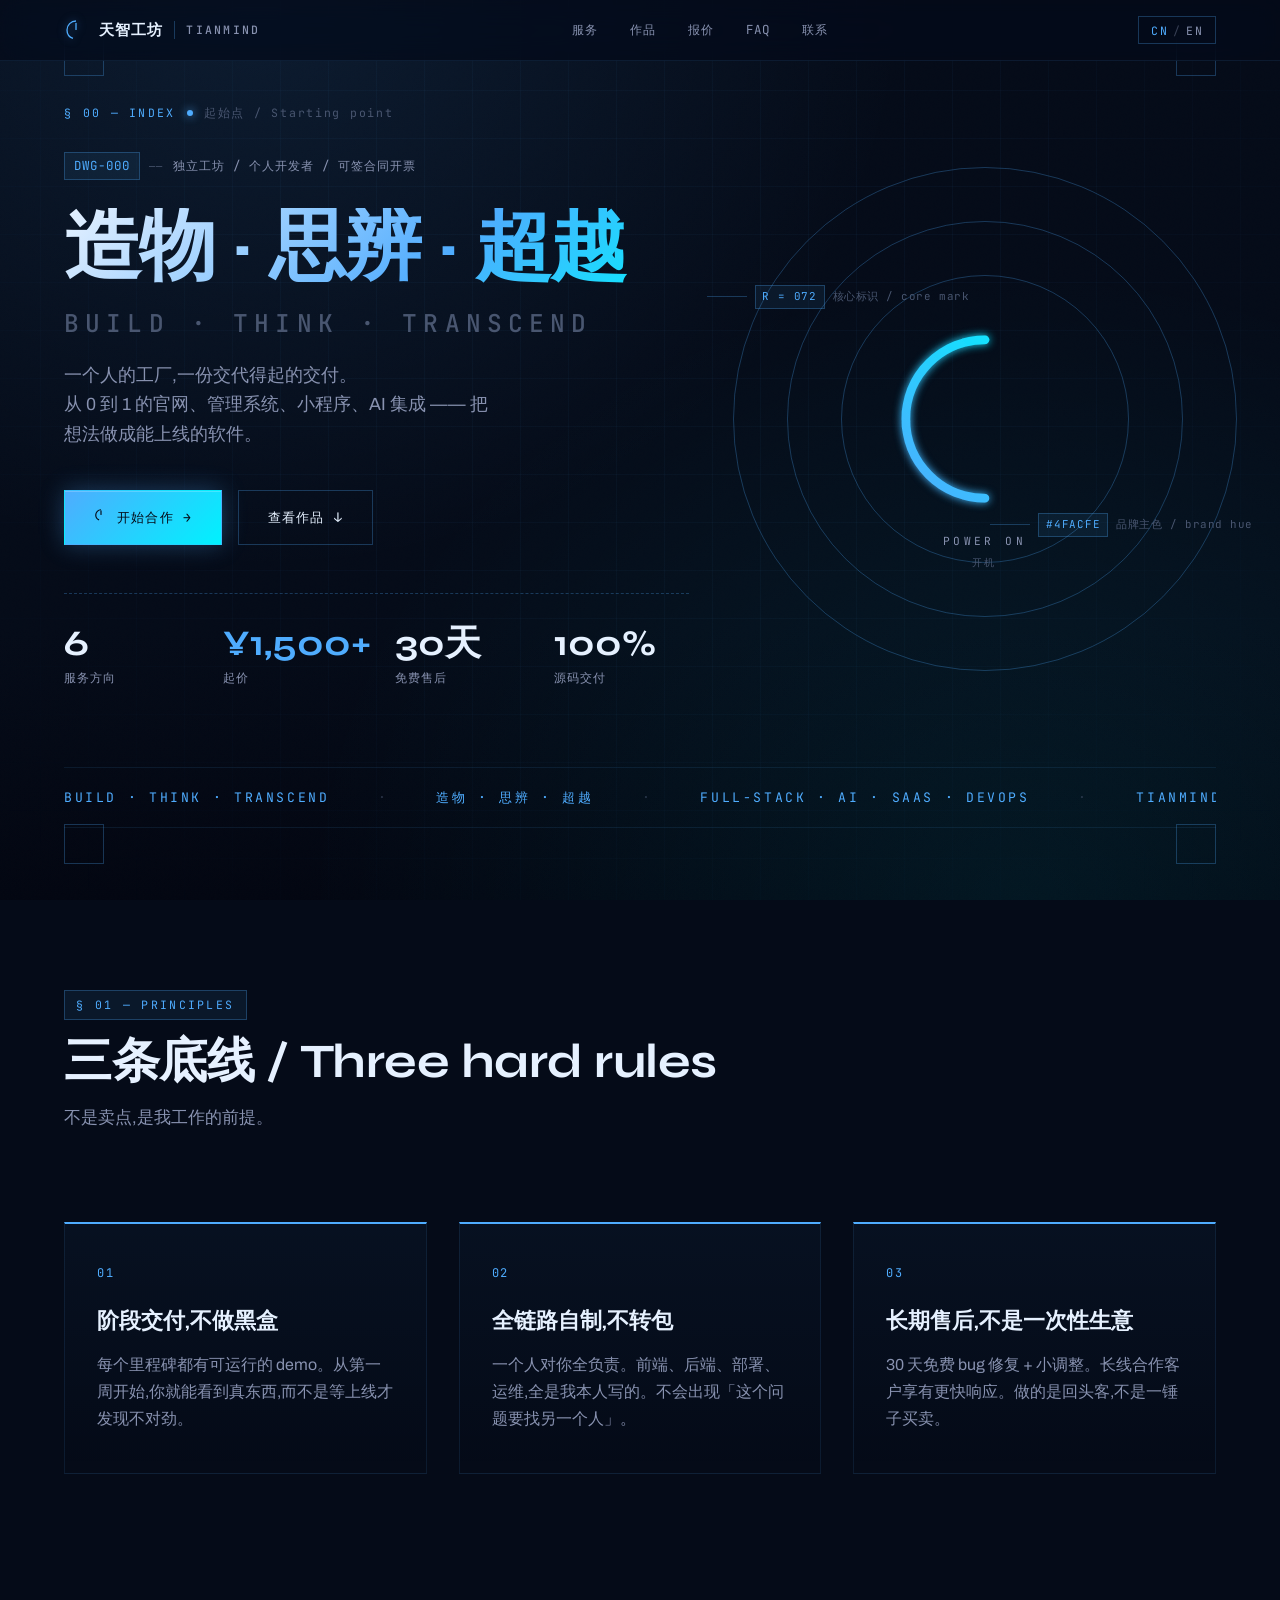
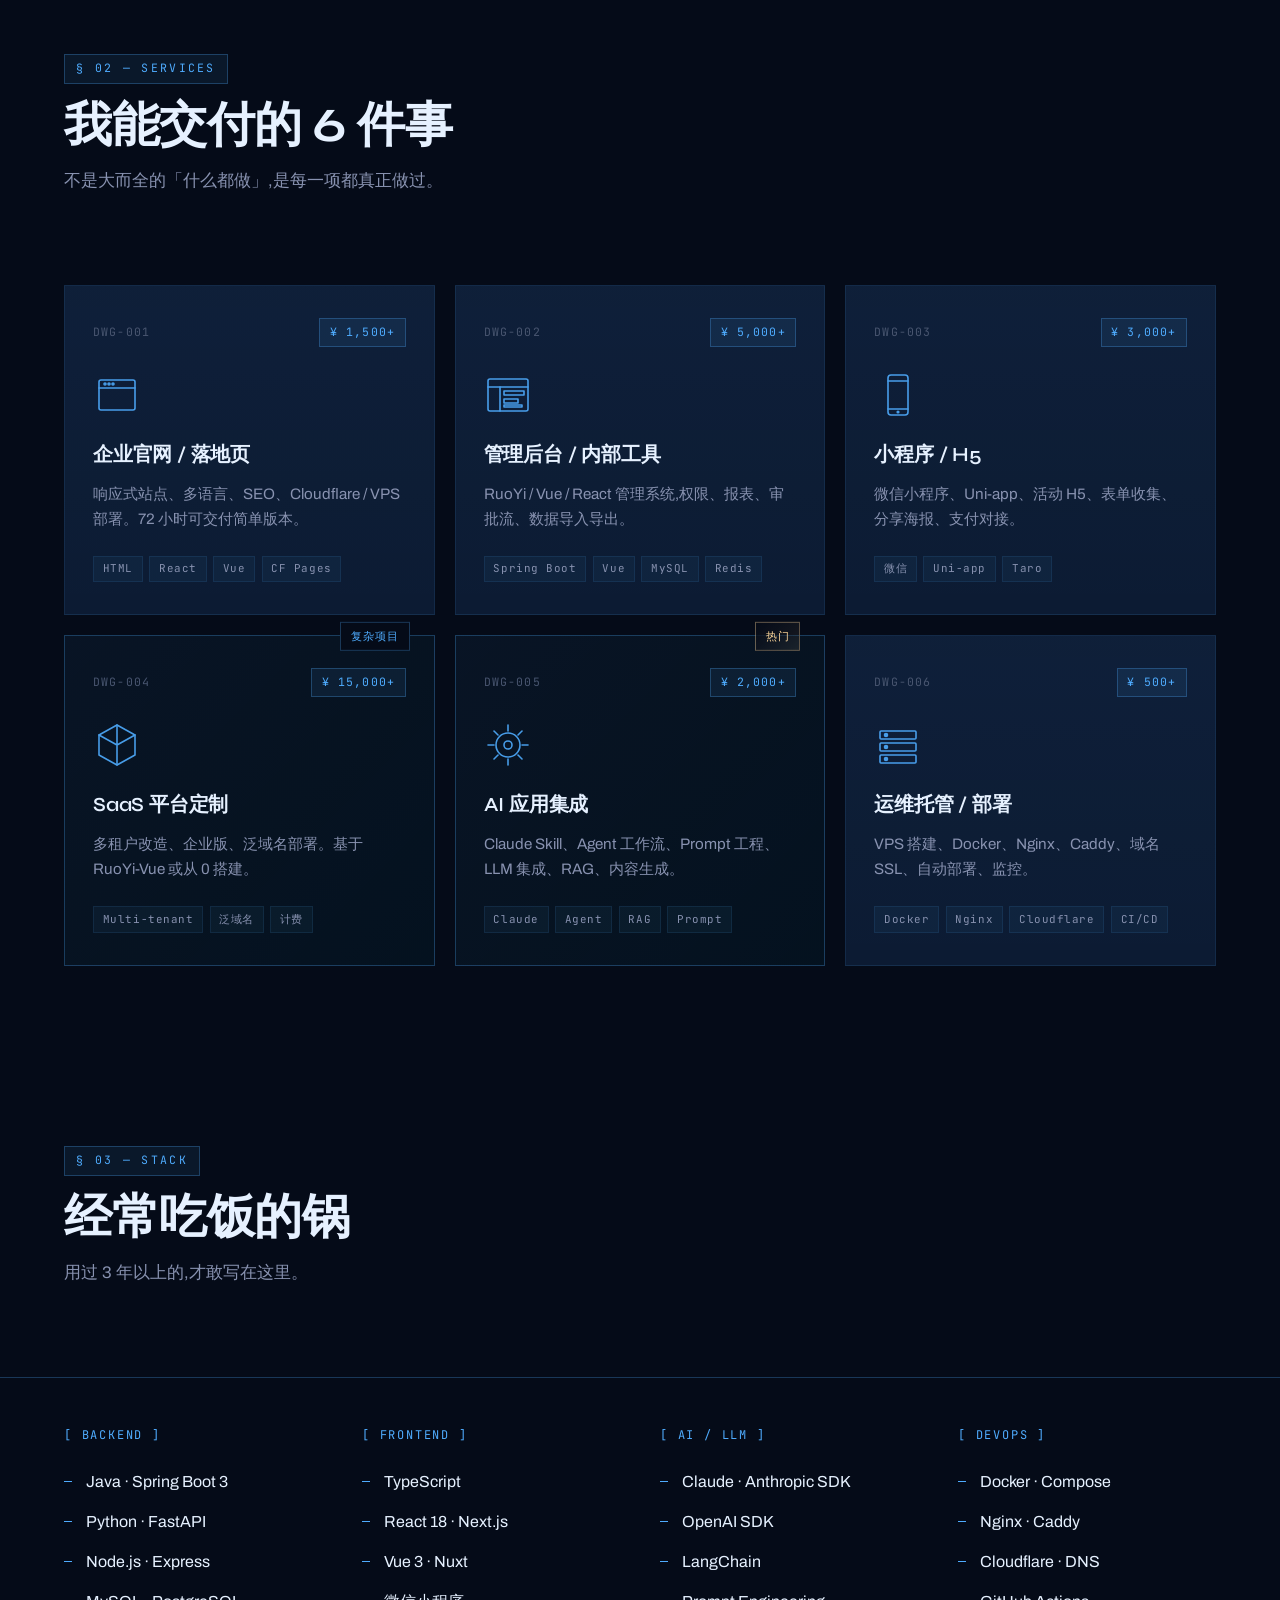
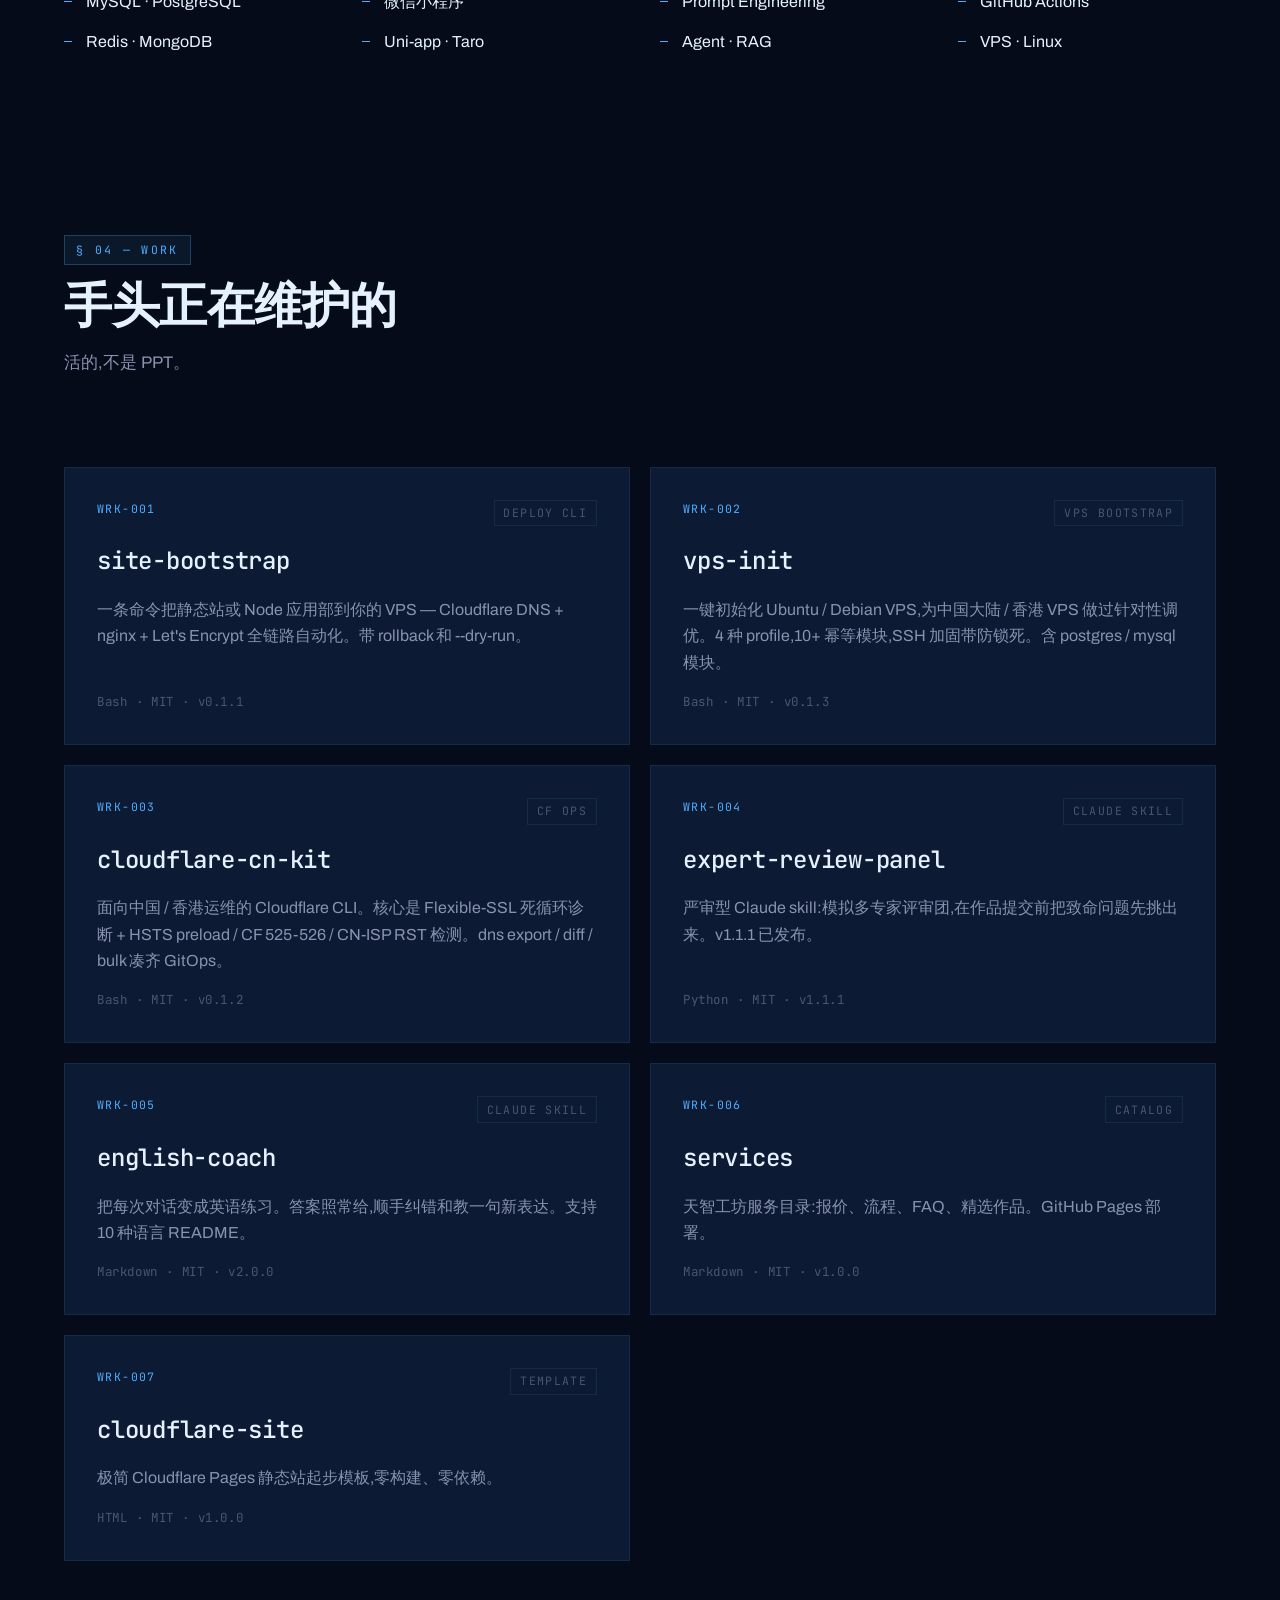
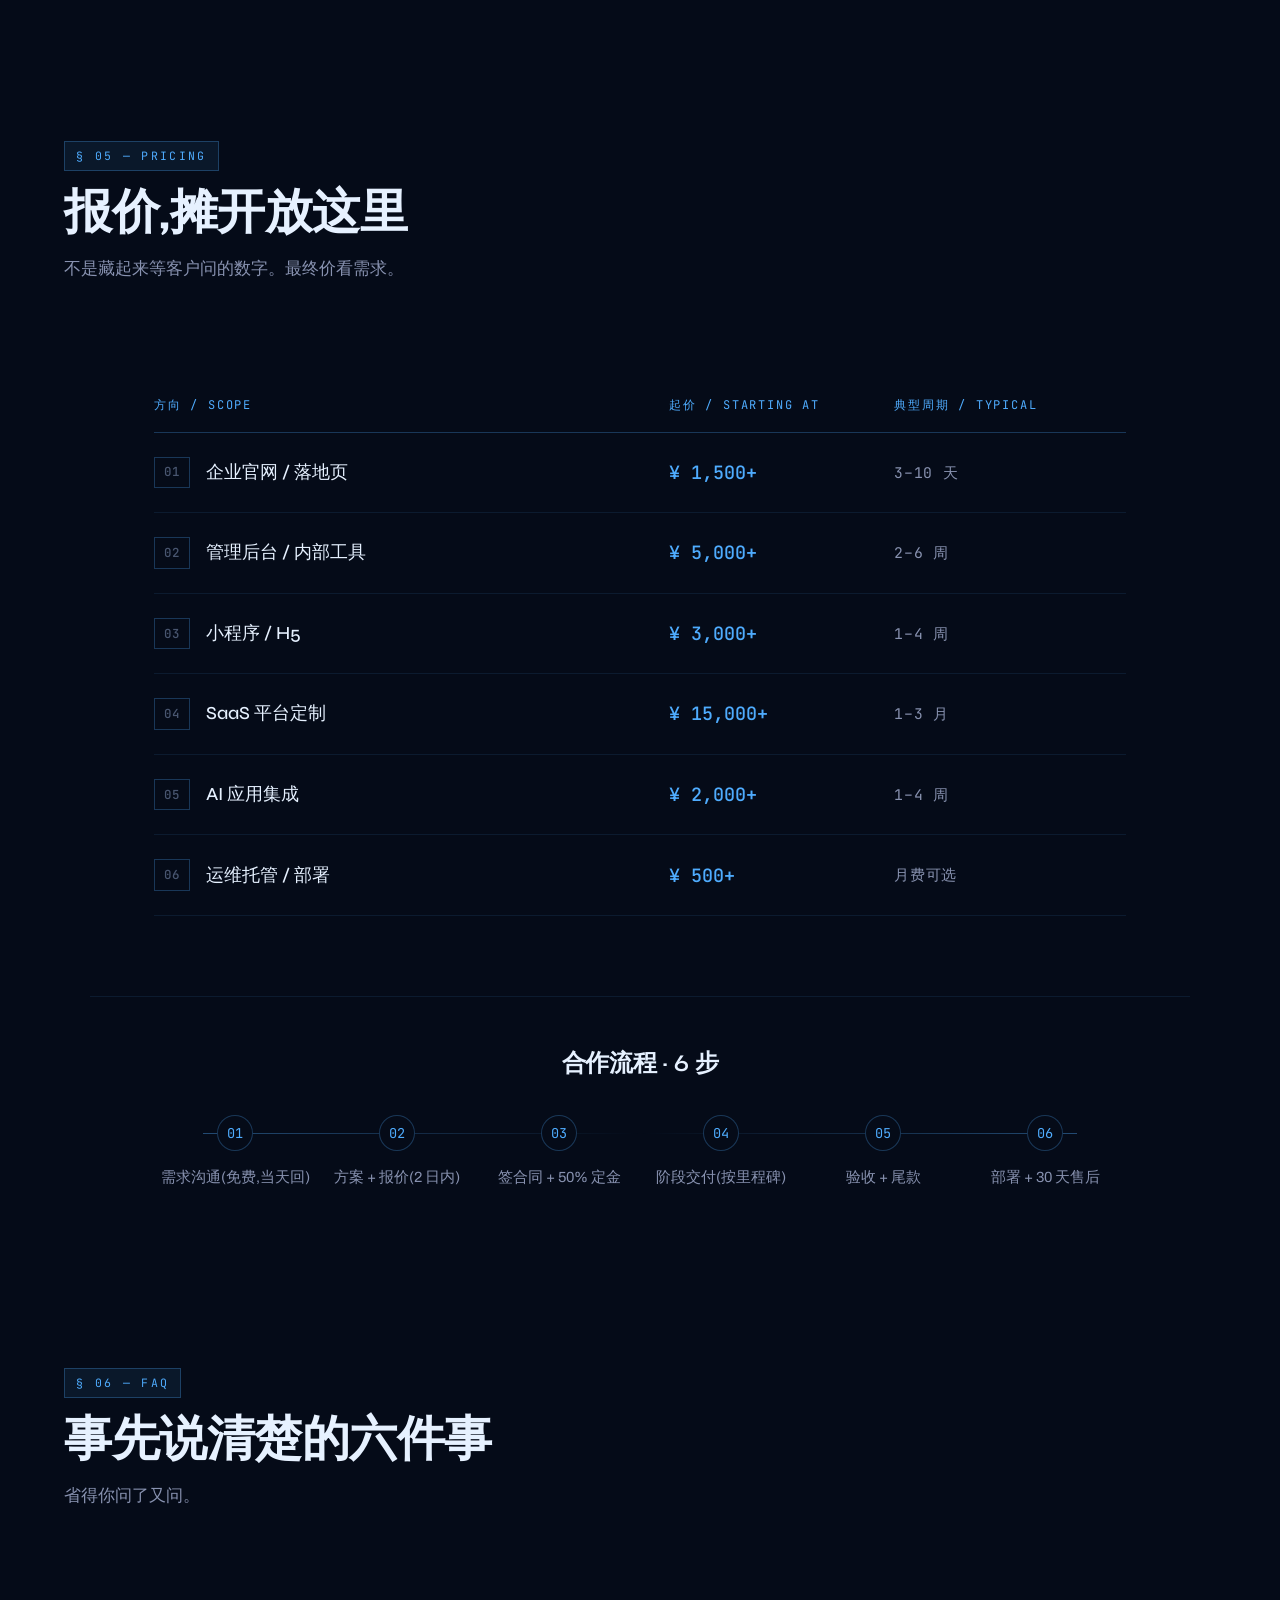
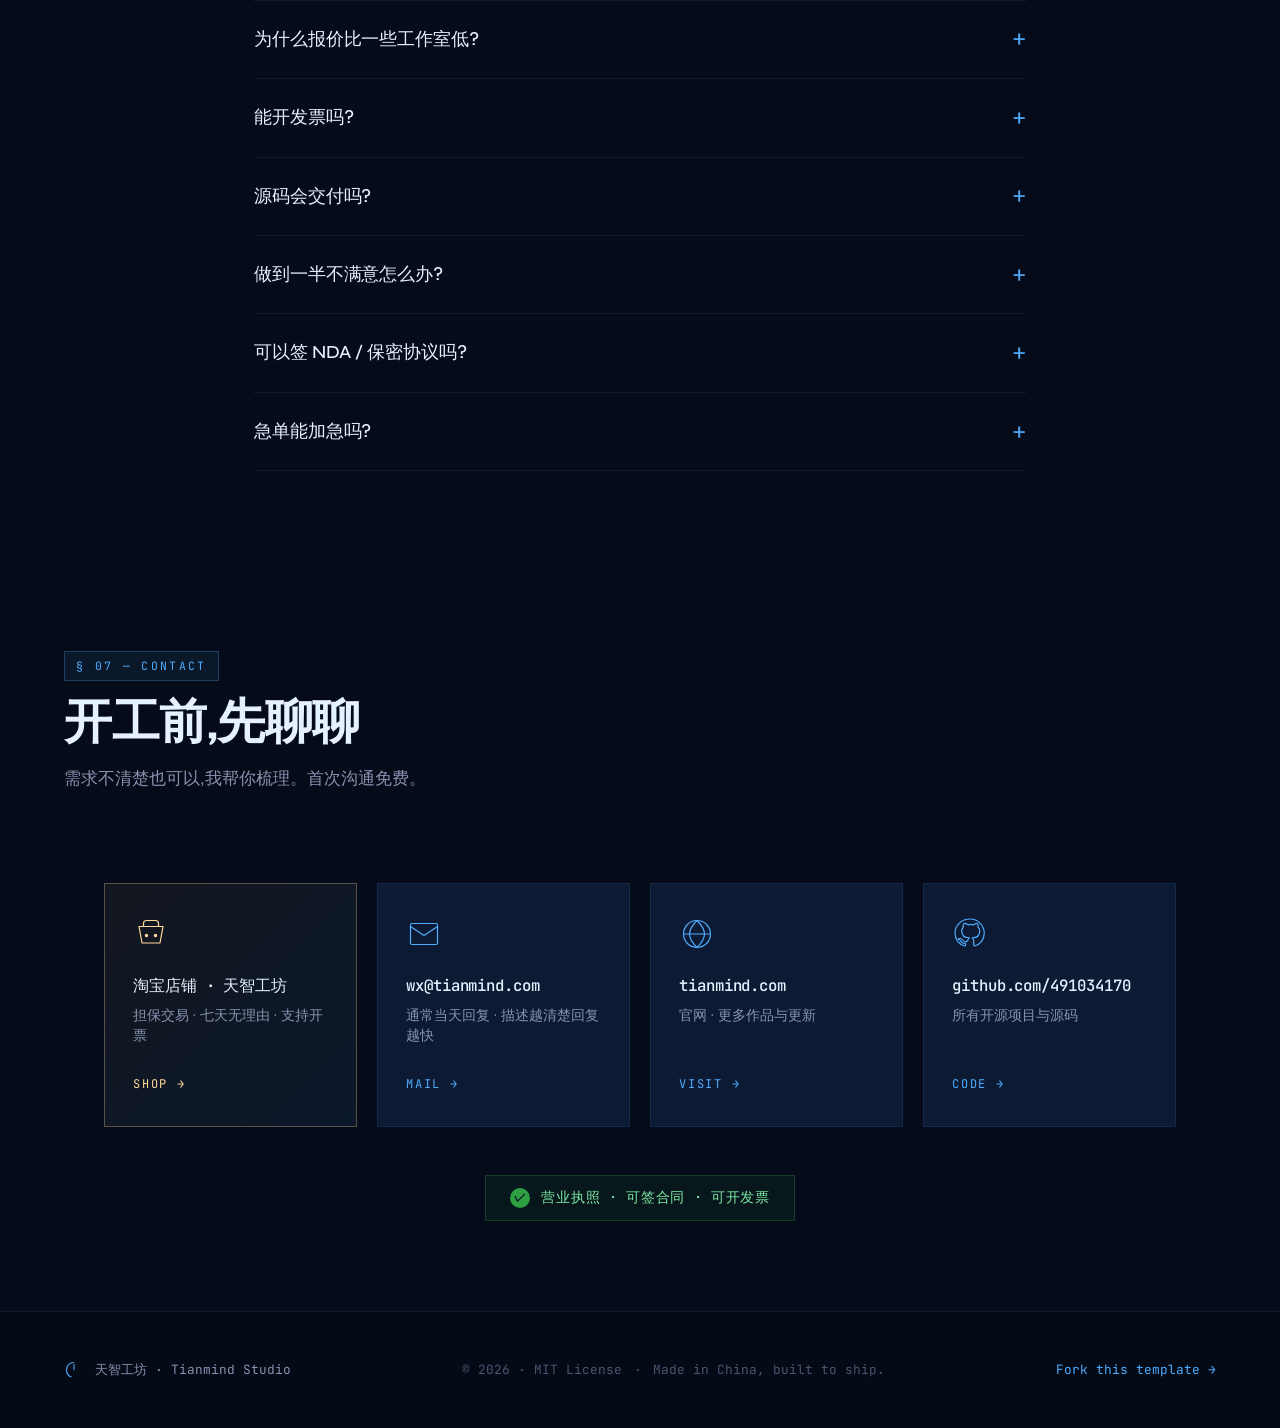
<file: index.html>
<!DOCTYPE html>
<html lang="zh-CN" data-lang="zh">
<head>
  <meta charset="UTF-8">
  <meta name="viewport" content="width=device-width, initial-scale=1.0">
  <meta name="description" content="天智工坊 · Tianmind Studio — 独立开发者 · 全栈 + AI · 淘宝搜索「天智工坊」可下单">
  <meta name="author" content="Tianmind Studio">
  <meta name="keywords" content="独立开发者,工作室,全栈,AI 集成,建站,VPS 部署,Cloudflare,开源工具,Tianmind Studio">
  <link rel="canonical" href="https://491034170.github.io/tianmind-landing/">

  <!-- Open Graph (Facebook / WeChat / LinkedIn / generic preview cards) -->
  <meta property="og:title" content="天智工坊 · Tianmind Studio — Build. Think. Transcend.">
  <meta property="og:description" content="独立开发者工作室 · 全栈 + AI · 开源了 site-bootstrap / vps-init / cloudflare-cn-kit 建站工具链 · 可签合同开票。">
  <meta property="og:type" content="website">
  <meta property="og:url" content="https://491034170.github.io/tianmind-landing/">
  <meta property="og:site_name" content="Tianmind Studio">
  <meta property="og:locale" content="zh_CN">
  <meta property="og:locale:alternate" content="en_US">
  <meta property="og:image" content="https://491034170.github.io/tianmind-landing/assets/og.jpg">
  <meta property="og:image:type" content="image/jpeg">
  <meta property="og:image:width" content="1200">
  <meta property="og:image:height" content="630">
  <meta property="og:image:alt" content="Tianmind Studio — Build. Think. Transcend. · site-bootstrap · vps-init · cloudflare-cn-kit">

  <!-- Twitter / X preview card — summary_large_image now that we have an image. -->
  <meta name="twitter:card" content="summary_large_image">
  <meta name="twitter:title" content="Tianmind Studio — Build. Think. Transcend.">
  <meta name="twitter:description" content="Indie software studio. Full-stack + AI. Ships open-source CLI tooling for VPS + Cloudflare + nginx.">
  <meta name="twitter:image" content="https://491034170.github.io/tianmind-landing/assets/og.jpg">
  <meta name="twitter:image:alt" content="Tianmind Studio — Build. Think. Transcend.">

  <title>天智工坊 · Tianmind Studio — Build. Think. Transcend.</title>

  <link rel="preconnect" href="https://fonts.googleapis.com">
  <link rel="preconnect" href="https://fonts.gstatic.com" crossorigin>
  <link href="https://fonts.googleapis.com/css2?family=Syne:wght@400;500;600;700;800&family=JetBrains+Mono:wght@400;500;700&family=Archivo:wght@300;400;500;600&display=swap" rel="stylesheet">

  <link rel="stylesheet" href="assets/styles.css">
</head>
<body>

  <!-- Blueprint grid overlay -->
  <div class="grid-bg" aria-hidden="true"></div>
  <div class="grain" aria-hidden="true"></div>

  <!-- Top nav -->
  <header class="topbar">
    <div class="topbar__left">
      <svg class="mini-logo" viewBox="0 0 40 40" aria-hidden="true">
        <circle cx="20" cy="20" r="15" fill="none" stroke="currentColor" stroke-width="2.2" stroke-dasharray="72 95" stroke-dashoffset="-52" transform="rotate(-90 20 20)"/>
        <line x1="20" y1="9" x2="20" y2="19" stroke="currentColor" stroke-width="2.2" stroke-linecap="round"/>
      </svg>
      <span class="topbar__brand" data-i18n="brand">天智工坊</span>
      <span class="topbar__brand-en">TIANMIND</span>
    </div>
    <nav class="topbar__nav">
      <a href="#services" data-i18n="nav.services">服务</a>
      <a href="#work" data-i18n="nav.work">作品</a>
      <a href="#pricing" data-i18n="nav.pricing">报价</a>
      <a href="#faq" data-i18n="nav.faq">FAQ</a>
      <a href="#contact" data-i18n="nav.contact">联系</a>
    </nav>
    <div class="topbar__right">
      <button class="lang-toggle" id="langToggle" aria-label="Toggle language">
        <span class="lang-toggle__opt is-active">CN</span>
        <span class="lang-toggle__sep">/</span>
        <span class="lang-toggle__opt">EN</span>
      </button>
    </div>
  </header>

  <!-- HERO -->
  <section class="hero" id="top">
    <div class="hero__marks">
      <span class="corner corner--tl"></span>
      <span class="corner corner--tr"></span>
      <span class="corner corner--bl"></span>
      <span class="corner corner--br"></span>
    </div>

    <div class="hero__section-mark">
      <span class="section-id">§ 00 — INDEX</span>
      <span class="section-dot"></span>
      <span class="section-meta" data-i18n="hero.meta">起始点 / Starting point</span>
    </div>

    <div class="hero__inner">
      <div class="hero__left">
        <div class="hero__eyebrow">
          <span class="eyebrow-tag">DWG-000</span>
          <span class="eyebrow-sep">⎯⎯</span>
          <span data-i18n="hero.eyebrow">独立工坊 / 个人开发者 / 可签合同开票</span>
        </div>

        <h1 class="hero__title">
          <span class="hero__title-line" data-i18n="hero.title1">造物 · 思辨 · 超越</span>
          <span class="hero__title-en">BUILD &middot; THINK &middot; TRANSCEND</span>
        </h1>

        <p class="hero__lede" data-i18n="hero.lede">
          一个人的工厂,一份交代得起的交付。<br>
          从 0 到 1 的官网、管理系统、小程序、AI 集成 —— 把想法做成能上线的软件。
        </p>

        <div class="hero__actions">
          <a href="#contact" class="btn btn--primary">
            <span class="btn__icon" aria-hidden="true">
              <svg viewBox="0 0 24 24" width="14" height="14"><circle cx="12" cy="12" r="9" fill="none" stroke="currentColor" stroke-width="2" stroke-dasharray="42 58" stroke-dashoffset="-31" transform="rotate(-90 12 12)"/><line x1="12" y1="5" x2="12" y2="11" stroke="currentColor" stroke-width="2" stroke-linecap="round"/></svg>
            </span>
            <span data-i18n="hero.cta1">开始合作</span>
            <span class="btn__arrow">→</span>
          </a>
          <a href="#work" class="btn btn--ghost">
            <span data-i18n="hero.cta2">查看作品</span>
            <span class="btn__arrow">↓</span>
          </a>
        </div>

        <div class="hero__stats">
          <div class="stat">
            <div class="stat__num" data-count="6">0</div>
            <div class="stat__label" data-i18n="hero.stat1">服务方向</div>
          </div>
          <div class="stat">
            <div class="stat__num stat__num--currency">¥<span data-count="1500">0</span>+</div>
            <div class="stat__label" data-i18n="hero.stat2">起价</div>
          </div>
          <div class="stat">
            <div class="stat__num"><span data-count="30">0</span>天</div>
            <div class="stat__label" data-i18n="hero.stat3">免费售后</div>
          </div>
          <div class="stat">
            <div class="stat__num">100%</div>
            <div class="stat__label" data-i18n="hero.stat4">源码交付</div>
          </div>
        </div>
      </div>

      <div class="hero__right">
        <div class="power">
          <div class="power__rings">
            <span class="power__ring power__ring--1"></span>
            <span class="power__ring power__ring--2"></span>
            <span class="power__ring power__ring--3"></span>
          </div>
          <svg class="power__icon" viewBox="0 0 200 200" aria-hidden="true">
            <defs>
              <linearGradient id="powerGrad" x1="0" y1="0" x2="1" y2="1">
                <stop offset="0%" stop-color="#4FACFE"/>
                <stop offset="100%" stop-color="#00F2FE"/>
              </linearGradient>
              <filter id="powerGlow" x="-50%" y="-50%" width="200%" height="200%">
                <feGaussianBlur stdDeviation="4"/>
                <feMerge><feMergeNode/><feMergeNode in="SourceGraphic"/></feMerge>
              </filter>
            </defs>
            <circle cx="100" cy="100" r="72" fill="none" stroke="url(#powerGrad)" stroke-width="8" stroke-linecap="round" stroke-dasharray="340 452" stroke-dashoffset="-226" transform="rotate(-90 100 100)" filter="url(#powerGlow)"/>
            <line x1="100" y1="42" x2="100" y2="100" stroke="url(#powerGrad)" stroke-width="8" stroke-linecap="round" filter="url(#powerGlow)"/>
          </svg>
          <div class="power__label">
            <span>POWER ON</span>
            <span class="power__label-zh">开机</span>
          </div>
        </div>

        <!-- Spec callouts around the icon -->
        <div class="spec spec--a">
          <span class="spec__line"></span>
          <span class="spec__tag">R = 072</span>
          <span class="spec__meta">核心标识 / core mark</span>
        </div>
        <div class="spec spec--b">
          <span class="spec__line"></span>
          <span class="spec__tag">#4FACFE</span>
          <span class="spec__meta">品牌主色 / brand hue</span>
        </div>
      </div>
    </div>

    <div class="hero__ticker" aria-hidden="true">
      <div class="ticker__track">
        <span>BUILD · THINK · TRANSCEND</span><span>·</span>
        <span>造物 · 思辨 · 超越</span><span>·</span>
        <span>FULL-STACK · AI · SAAS · DEVOPS</span><span>·</span>
        <span>TIANMIND STUDIO · 天智工坊</span><span>·</span>
        <span>LICENSED · INVOICED · CONTRACTED</span><span>·</span>
        <span>BUILD · THINK · TRANSCEND</span><span>·</span>
        <span>造物 · 思辨 · 超越</span><span>·</span>
        <span>FULL-STACK · AI · SAAS · DEVOPS</span><span>·</span>
      </div>
    </div>
  </section>

  <!-- MANIFESTO -->
  <section class="manifesto" id="manifesto">
    <div class="section-header">
      <span class="section-id">§ 01 — PRINCIPLES</span>
      <h2 class="section-title" data-i18n="manifesto.title">三条底线 / Three hard rules</h2>
      <p class="section-sub" data-i18n="manifesto.sub">不是卖点,是我工作的前提。</p>
    </div>

    <div class="manifesto__grid">
      <article class="principle">
        <div class="principle__num">01</div>
        <h3 class="principle__title" data-i18n="manifesto.p1.title">阶段交付,不做黑盒</h3>
        <p class="principle__body" data-i18n="manifesto.p1.body">
          每个里程碑都有可运行的 demo。从第一周开始,你就能看到真东西,而不是等上线才发现不对劲。
        </p>
      </article>
      <article class="principle">
        <div class="principle__num">02</div>
        <h3 class="principle__title" data-i18n="manifesto.p2.title">全链路自制,不转包</h3>
        <p class="principle__body" data-i18n="manifesto.p2.body">
          一个人对你全负责。前端、后端、部署、运维,全是我本人写的。不会出现"这个问题要找另一个人"。
        </p>
      </article>
      <article class="principle">
        <div class="principle__num">03</div>
        <h3 class="principle__title" data-i18n="manifesto.p3.title">长期售后,不是一次性生意</h3>
        <p class="principle__body" data-i18n="manifesto.p3.body">
          30 天免费 bug 修复 + 小调整。长线合作客户享有更快响应。做的是回头客,不是一锤子买卖。
        </p>
      </article>
    </div>
  </section>

  <!-- SERVICES -->
  <section class="services" id="services">
    <div class="section-header">
      <span class="section-id">§ 02 — SERVICES</span>
      <h2 class="section-title" data-i18n="services.title">我能交付的 6 件事</h2>
      <p class="section-sub" data-i18n="services.sub">不是大而全的"什么都做",是每一项都真正做过。</p>
    </div>

    <div class="services__grid">

      <article class="card" style="--card-delay: 0ms">
        <div class="card__header">
          <span class="card__dwg">DWG-001</span>
          <span class="card__price">¥ 1,500+</span>
        </div>
        <div class="card__icon">
          <svg viewBox="0 0 48 48" fill="none" stroke="currentColor" stroke-width="1.6" stroke-linecap="round" stroke-linejoin="round"><rect x="6" y="9" width="36" height="30" rx="2"/><line x1="6" y1="17" x2="42" y2="17"/><circle cx="12" cy="13" r="1"/><circle cx="16" cy="13" r="1"/><circle cx="20" cy="13" r="1"/></svg>
        </div>
        <h3 class="card__title" data-i18n="svc.web.title">企业官网 / 落地页</h3>
        <p class="card__desc" data-i18n="svc.web.desc">响应式站点、多语言、SEO、Cloudflare / VPS 部署。72 小时可交付简单版本。</p>
        <ul class="card__tags">
          <li>HTML</li><li>React</li><li>Vue</li><li>CF&nbsp;Pages</li>
        </ul>
        <span class="card__edge card__edge--tl"></span>
        <span class="card__edge card__edge--tr"></span>
        <span class="card__edge card__edge--bl"></span>
        <span class="card__edge card__edge--br"></span>
      </article>

      <article class="card" style="--card-delay: 80ms">
        <div class="card__header">
          <span class="card__dwg">DWG-002</span>
          <span class="card__price">¥ 5,000+</span>
        </div>
        <div class="card__icon">
          <svg viewBox="0 0 48 48" fill="none" stroke="currentColor" stroke-width="1.6" stroke-linecap="round" stroke-linejoin="round"><rect x="4" y="8" width="40" height="32" rx="2"/><line x1="4" y1="16" x2="44" y2="16"/><line x1="16" y1="16" x2="16" y2="40"/><rect x="20" y="20" width="20" height="4"/><rect x="20" y="28" width="14" height="4"/><rect x="20" y="34" width="18" height="2"/></svg>
        </div>
        <h3 class="card__title" data-i18n="svc.admin.title">管理后台 / 内部工具</h3>
        <p class="card__desc" data-i18n="svc.admin.desc">RuoYi / Vue / React 管理系统,权限、报表、审批流、数据导入导出。</p>
        <ul class="card__tags">
          <li>Spring&nbsp;Boot</li><li>Vue</li><li>MySQL</li><li>Redis</li>
        </ul>
        <span class="card__edge card__edge--tl"></span>
        <span class="card__edge card__edge--tr"></span>
        <span class="card__edge card__edge--bl"></span>
        <span class="card__edge card__edge--br"></span>
      </article>

      <article class="card" style="--card-delay: 160ms">
        <div class="card__header">
          <span class="card__dwg">DWG-003</span>
          <span class="card__price">¥ 3,000+</span>
        </div>
        <div class="card__icon">
          <svg viewBox="0 0 48 48" fill="none" stroke="currentColor" stroke-width="1.6" stroke-linecap="round" stroke-linejoin="round"><rect x="14" y="4" width="20" height="40" rx="3"/><line x1="14" y1="10" x2="34" y2="10"/><line x1="14" y1="38" x2="34" y2="38"/><circle cx="24" cy="41" r="0.8" fill="currentColor"/></svg>
        </div>
        <h3 class="card__title" data-i18n="svc.mobile.title">小程序 / H5</h3>
        <p class="card__desc" data-i18n="svc.mobile.desc">微信小程序、Uni-app、活动 H5、表单收集、分享海报、支付对接。</p>
        <ul class="card__tags">
          <li>微信</li><li>Uni-app</li><li>Taro</li>
        </ul>
        <span class="card__edge card__edge--tl"></span>
        <span class="card__edge card__edge--tr"></span>
        <span class="card__edge card__edge--bl"></span>
        <span class="card__edge card__edge--br"></span>
      </article>

      <article class="card card--feature" style="--card-delay: 240ms">
        <div class="card__header">
          <span class="card__dwg">DWG-004</span>
          <span class="card__price">¥ 15,000+</span>
        </div>
        <div class="card__icon">
          <svg viewBox="0 0 48 48" fill="none" stroke="currentColor" stroke-width="1.6" stroke-linecap="round" stroke-linejoin="round"><path d="M24 4 L42 14 L42 34 L24 44 L6 34 L6 14 Z"/><path d="M24 4 L24 24 L6 14 M24 24 L42 14 M24 24 L24 44"/></svg>
        </div>
        <h3 class="card__title" data-i18n="svc.saas.title">SaaS 平台定制</h3>
        <p class="card__desc" data-i18n="svc.saas.desc">多租户改造、企业版、泛域名部署。基于 RuoYi-Vue 或从 0 搭建。</p>
        <ul class="card__tags">
          <li>Multi-tenant</li><li>泛域名</li><li>计费</li>
        </ul>
        <span class="card__badge" data-i18n="svc.saas.badge">复杂项目</span>
        <span class="card__edge card__edge--tl"></span>
        <span class="card__edge card__edge--tr"></span>
        <span class="card__edge card__edge--bl"></span>
        <span class="card__edge card__edge--br"></span>
      </article>

      <article class="card card--feature" style="--card-delay: 320ms">
        <div class="card__header">
          <span class="card__dwg">DWG-005</span>
          <span class="card__price">¥ 2,000+</span>
        </div>
        <div class="card__icon">
          <svg viewBox="0 0 48 48" fill="none" stroke="currentColor" stroke-width="1.6" stroke-linecap="round" stroke-linejoin="round"><circle cx="24" cy="24" r="12"/><circle cx="24" cy="24" r="4"/><line x1="24" y1="4" x2="24" y2="10"/><line x1="24" y1="38" x2="24" y2="44"/><line x1="4" y1="24" x2="10" y2="24"/><line x1="38" y1="24" x2="44" y2="24"/><line x1="10" y1="10" x2="14" y2="14"/><line x1="34" y1="34" x2="38" y2="38"/><line x1="34" y1="14" x2="38" y2="10"/><line x1="10" y1="38" x2="14" y2="34"/></svg>
        </div>
        <h3 class="card__title" data-i18n="svc.ai.title">AI 应用集成</h3>
        <p class="card__desc" data-i18n="svc.ai.desc">Claude Skill、Agent 工作流、Prompt 工程、LLM 集成、RAG、内容生成。</p>
        <ul class="card__tags">
          <li>Claude</li><li>Agent</li><li>RAG</li><li>Prompt</li>
        </ul>
        <span class="card__badge card__badge--hot" data-i18n="svc.ai.badge">热门</span>
        <span class="card__edge card__edge--tl"></span>
        <span class="card__edge card__edge--tr"></span>
        <span class="card__edge card__edge--bl"></span>
        <span class="card__edge card__edge--br"></span>
      </article>

      <article class="card" style="--card-delay: 400ms">
        <div class="card__header">
          <span class="card__dwg">DWG-006</span>
          <span class="card__price">¥ 500+</span>
        </div>
        <div class="card__icon">
          <svg viewBox="0 0 48 48" fill="none" stroke="currentColor" stroke-width="1.6" stroke-linecap="round" stroke-linejoin="round"><rect x="6" y="10" width="36" height="8" rx="1"/><rect x="6" y="22" width="36" height="8" rx="1"/><rect x="6" y="34" width="36" height="8" rx="1"/><circle cx="12" cy="14" r="1.5" fill="currentColor"/><circle cx="12" cy="26" r="1.5" fill="currentColor"/><circle cx="12" cy="38" r="1.5" fill="currentColor"/></svg>
        </div>
        <h3 class="card__title" data-i18n="svc.ops.title">运维托管 / 部署</h3>
        <p class="card__desc" data-i18n="svc.ops.desc">VPS 搭建、Docker、Nginx、Caddy、域名 SSL、自动部署、监控。</p>
        <ul class="card__tags">
          <li>Docker</li><li>Nginx</li><li>Cloudflare</li><li>CI/CD</li>
        </ul>
        <span class="card__edge card__edge--tl"></span>
        <span class="card__edge card__edge--tr"></span>
        <span class="card__edge card__edge--bl"></span>
        <span class="card__edge card__edge--br"></span>
      </article>

    </div>
  </section>

  <!-- TECH STACK -->
  <section class="stack" id="stack">
    <div class="section-header">
      <span class="section-id">§ 03 — STACK</span>
      <h2 class="section-title" data-i18n="stack.title">经常吃饭的锅</h2>
      <p class="section-sub" data-i18n="stack.sub">用过 3 年以上的,才敢写在这里。</p>
    </div>

    <div class="stack__columns">
      <div class="stack__col">
        <div class="stack__label">[ BACKEND ]</div>
        <ul class="stack__list">
          <li>Java &middot; Spring Boot 3</li>
          <li>Python &middot; FastAPI</li>
          <li>Node.js &middot; Express</li>
          <li>MySQL &middot; PostgreSQL</li>
          <li>Redis &middot; MongoDB</li>
        </ul>
      </div>
      <div class="stack__col">
        <div class="stack__label">[ FRONTEND ]</div>
        <ul class="stack__list">
          <li>TypeScript</li>
          <li>React 18 &middot; Next.js</li>
          <li>Vue 3 &middot; Nuxt</li>
          <li>微信小程序</li>
          <li>Uni-app &middot; Taro</li>
        </ul>
      </div>
      <div class="stack__col">
        <div class="stack__label">[ AI / LLM ]</div>
        <ul class="stack__list">
          <li>Claude &middot; Anthropic SDK</li>
          <li>OpenAI SDK</li>
          <li>LangChain</li>
          <li>Prompt Engineering</li>
          <li>Agent &middot; RAG</li>
        </ul>
      </div>
      <div class="stack__col">
        <div class="stack__label">[ DEVOPS ]</div>
        <ul class="stack__list">
          <li>Docker &middot; Compose</li>
          <li>Nginx &middot; Caddy</li>
          <li>Cloudflare &middot; DNS</li>
          <li>GitHub Actions</li>
          <li>VPS &middot; Linux</li>
        </ul>
      </div>
    </div>
  </section>

  <!-- FEATURED WORK -->
  <section class="work" id="work">
    <div class="section-header">
      <span class="section-id">§ 04 — WORK</span>
      <h2 class="section-title" data-i18n="work.title">手头正在维护的</h2>
      <p class="section-sub" data-i18n="work.sub">活的,不是 PPT。</p>
    </div>

    <div class="work__list">
      <a class="work-item" href="https://github.com/tianmind-studio/site-bootstrap" target="_blank" rel="noopener">
        <div class="work-item__meta">
          <span class="work-item__code">WRK-001</span>
          <span class="work-item__tag">DEPLOY CLI</span>
        </div>
        <h3 class="work-item__name">site-bootstrap</h3>
        <p class="work-item__desc" data-i18n="work.1.desc">一条命令把静态站或 Node 应用部到你的 VPS — Cloudflare DNS + nginx + Let's Encrypt 全链路自动化。带 rollback 和 --dry-run。</p>
        <div class="work-item__stats">
          <span>Bash</span><span>&middot;</span><span>MIT</span><span>&middot;</span><span>v0.1.1</span>
        </div>
        <span class="work-item__go">开 →</span>
      </a>

      <a class="work-item" href="https://github.com/tianmind-studio/vps-init" target="_blank" rel="noopener">
        <div class="work-item__meta">
          <span class="work-item__code">WRK-002</span>
          <span class="work-item__tag">VPS BOOTSTRAP</span>
        </div>
        <h3 class="work-item__name">vps-init</h3>
        <p class="work-item__desc" data-i18n="work.2.desc">一键初始化 Ubuntu / Debian VPS,为中国大陆 / 香港 VPS 做过针对性调优。4 种 profile,10+ 幂等模块,SSH 加固带防锁死。含 postgres / mysql 模块。</p>
        <div class="work-item__stats">
          <span>Bash</span><span>&middot;</span><span>MIT</span><span>&middot;</span><span>v0.1.3</span>
        </div>
        <span class="work-item__go">开 →</span>
      </a>

      <a class="work-item" href="https://github.com/tianmind-studio/cloudflare-cn-kit" target="_blank" rel="noopener">
        <div class="work-item__meta">
          <span class="work-item__code">WRK-003</span>
          <span class="work-item__tag">CF OPS</span>
        </div>
        <h3 class="work-item__name">cloudflare-cn-kit</h3>
        <p class="work-item__desc" data-i18n="work.3.desc">面向中国 / 香港运维的 Cloudflare CLI。核心是 Flexible-SSL 死循环诊断 + HSTS preload / CF 525-526 / CN-ISP RST 检测。dns export / diff / bulk 凑齐 GitOps。</p>
        <div class="work-item__stats">
          <span>Bash</span><span>&middot;</span><span>MIT</span><span>&middot;</span><span>v0.1.2</span>
        </div>
        <span class="work-item__go">开 →</span>
      </a>

      <a class="work-item" href="https://github.com/tianmind-studio/expert-review-panel" target="_blank" rel="noopener">
        <div class="work-item__meta">
          <span class="work-item__code">WRK-004</span>
          <span class="work-item__tag">CLAUDE SKILL</span>
        </div>
        <h3 class="work-item__name">expert-review-panel</h3>
        <p class="work-item__desc" data-i18n="work.4.desc">严审型 Claude skill:模拟多专家评审团,在作品提交前把致命问题先挑出来。v1.1.1 已发布。</p>
        <div class="work-item__stats">
          <span>Python</span><span>&middot;</span><span>MIT</span><span>&middot;</span><span>v1.1.1</span>
        </div>
        <span class="work-item__go">开 →</span>
      </a>

      <a class="work-item" href="https://github.com/tianmind-studio/english-coach" target="_blank" rel="noopener">
        <div class="work-item__meta">
          <span class="work-item__code">WRK-005</span>
          <span class="work-item__tag">CLAUDE SKILL</span>
        </div>
        <h3 class="work-item__name">english-coach</h3>
        <p class="work-item__desc" data-i18n="work.5.desc">把每次对话变成英语练习。答案照常给,顺手纠错和教一句新表达。支持 10 种语言 README。</p>
        <div class="work-item__stats">
          <span>Markdown</span><span>&middot;</span><span>MIT</span><span>&middot;</span><span>v2.0.0</span>
        </div>
        <span class="work-item__go">开 →</span>
      </a>

      <a class="work-item" href="https://github.com/tianmind-studio/services" target="_blank" rel="noopener">
        <div class="work-item__meta">
          <span class="work-item__code">WRK-006</span>
          <span class="work-item__tag">CATALOG</span>
        </div>
        <h3 class="work-item__name">services</h3>
        <p class="work-item__desc" data-i18n="work.6.desc">天智工坊服务目录:报价、流程、FAQ、精选作品。GitHub Pages 部署。</p>
        <div class="work-item__stats">
          <span>Markdown</span><span>&middot;</span><span>MIT</span><span>&middot;</span><span>v1.0.0</span>
        </div>
        <span class="work-item__go">开 →</span>
      </a>

      <a class="work-item" href="https://github.com/tianmind-studio/cloudflare-site" target="_blank" rel="noopener">
        <div class="work-item__meta">
          <span class="work-item__code">WRK-007</span>
          <span class="work-item__tag">TEMPLATE</span>
        </div>
        <h3 class="work-item__name">cloudflare-site</h3>
        <p class="work-item__desc" data-i18n="work.7.desc">极简 Cloudflare Pages 静态站起步模板,零构建、零依赖。</p>
        <div class="work-item__stats">
          <span>HTML</span><span>&middot;</span><span>MIT</span><span>&middot;</span><span>v1.0.0</span>
        </div>
        <span class="work-item__go">开 →</span>
      </a>
    </div>
  </section>

  <!-- PRICING -->
  <section class="pricing" id="pricing">
    <div class="section-header">
      <span class="section-id">§ 05 — PRICING</span>
      <h2 class="section-title" data-i18n="pricing.title">报价,摊开放这里</h2>
      <p class="section-sub" data-i18n="pricing.sub">不是藏起来等客户问的数字。最终价看需求。</p>
    </div>

    <div class="pricing__table">
      <div class="pricing__row pricing__row--head">
        <div data-i18n="pricing.col1">方向 / Scope</div>
        <div data-i18n="pricing.col2">起价 / Starting at</div>
        <div data-i18n="pricing.col3">典型周期 / Typical</div>
      </div>
      <div class="pricing__row">
        <div class="pricing__scope">
          <span class="pricing__hash">01</span>
          <span data-i18n="pricing.r1">企业官网 / 落地页</span>
        </div>
        <div class="pricing__price">¥ 1,500+</div>
        <div class="pricing__time">3–10 天</div>
      </div>
      <div class="pricing__row">
        <div class="pricing__scope">
          <span class="pricing__hash">02</span>
          <span data-i18n="pricing.r2">管理后台 / 内部工具</span>
        </div>
        <div class="pricing__price">¥ 5,000+</div>
        <div class="pricing__time">2–6 周</div>
      </div>
      <div class="pricing__row">
        <div class="pricing__scope">
          <span class="pricing__hash">03</span>
          <span data-i18n="pricing.r3">小程序 / H5</span>
        </div>
        <div class="pricing__price">¥ 3,000+</div>
        <div class="pricing__time">1–4 周</div>
      </div>
      <div class="pricing__row">
        <div class="pricing__scope">
          <span class="pricing__hash">04</span>
          <span data-i18n="pricing.r4">SaaS 平台定制</span>
        </div>
        <div class="pricing__price">¥ 15,000+</div>
        <div class="pricing__time">1–3 月</div>
      </div>
      <div class="pricing__row">
        <div class="pricing__scope">
          <span class="pricing__hash">05</span>
          <span data-i18n="pricing.r5">AI 应用集成</span>
        </div>
        <div class="pricing__price">¥ 2,000+</div>
        <div class="pricing__time">1–4 周</div>
      </div>
      <div class="pricing__row">
        <div class="pricing__scope">
          <span class="pricing__hash">06</span>
          <span data-i18n="pricing.r6">运维托管 / 部署</span>
        </div>
        <div class="pricing__price">¥ 500+</div>
        <div class="pricing__time" data-i18n="pricing.monthly">月费可选</div>
      </div>
    </div>

    <div class="process">
      <h3 class="process__title" data-i18n="process.title">合作流程 · 6 步</h3>
      <ol class="process__steps">
        <li><span class="process__num">01</span><span class="process__text" data-i18n="process.s1">需求沟通(免费,当天回)</span></li>
        <li><span class="process__num">02</span><span class="process__text" data-i18n="process.s2">方案 + 报价(2 日内)</span></li>
        <li><span class="process__num">03</span><span class="process__text" data-i18n="process.s3">签合同 + 50% 定金</span></li>
        <li><span class="process__num">04</span><span class="process__text" data-i18n="process.s4">阶段交付(按里程碑)</span></li>
        <li><span class="process__num">05</span><span class="process__text" data-i18n="process.s5">验收 + 尾款</span></li>
        <li><span class="process__num">06</span><span class="process__text" data-i18n="process.s6">部署 + 30 天售后</span></li>
      </ol>
    </div>
  </section>

  <!-- FAQ -->
  <section class="faq" id="faq">
    <div class="section-header">
      <span class="section-id">§ 06 — FAQ</span>
      <h2 class="section-title" data-i18n="faq.title">事先说清楚的六件事</h2>
      <p class="section-sub" data-i18n="faq.sub">省得你问了又问。</p>
    </div>

    <div class="faq__list">
      <details class="faq-item">
        <summary><span class="faq-item__q" data-i18n="faq.q1">为什么报价比一些工作室低?</span><span class="faq-item__plus">+</span></summary>
        <p class="faq-item__a" data-i18n="faq.a1">没中间商、没销售提成,单人作战。不搞低价陷阱,也不压榨定价 —— 你付的钱就是开发成本 + 合理利润。</p>
      </details>
      <details class="faq-item">
        <summary><span class="faq-item__q" data-i18n="faq.q2">能开发票吗?</span><span class="faq-item__plus">+</span></summary>
        <p class="faq-item__a" data-i18n="faq.a2">可以。已工商注册,持营业执照,增值税普票或专票都行。</p>
      </details>
      <details class="faq-item">
        <summary><span class="faq-item__q" data-i18n="faq.q3">源码会交付吗?</span><span class="faq-item__plus">+</span></summary>
        <p class="faq-item__a" data-i18n="faq.a3">所有定制项目源码完整交付,含部署文档。不做源码要挟,不搞长期锁定。</p>
      </details>
      <details class="faq-item">
        <summary><span class="faq-item__q" data-i18n="faq.q4">做到一半不满意怎么办?</span><span class="faq-item__plus">+</span></summary>
        <p class="faq-item__a" data-i18n="faq.a4">按已完成进度结算,退余款。阶段交付保证不会"付完钱才看到成品"。</p>
      </details>
      <details class="faq-item">
        <summary><span class="faq-item__q" data-i18n="faq.q5">可以签 NDA / 保密协议吗?</span><span class="faq-item__plus">+</span></summary>
        <p class="faq-item__a" data-i18n="faq.a5">可以。我的常规 NDA 模板可提供,或直接使用贵方模板。</p>
      </details>
      <details class="faq-item">
        <summary><span class="faq-item__q" data-i18n="faq.q6">急单能加急吗?</span><span class="faq-item__plus">+</span></summary>
        <p class="faq-item__a" data-i18n="faq.a6">可以。加急通常 +20~50% 费用,视紧张程度。但我不接"明天上线"这种不合理需求 —— 对你也没好处。</p>
      </details>
    </div>
  </section>

  <!-- CONTACT -->
  <section class="contact" id="contact">
    <div class="section-header">
      <span class="section-id">§ 07 — CONTACT</span>
      <h2 class="section-title" data-i18n="contact.title">开工前,先聊聊</h2>
      <p class="section-sub" data-i18n="contact.sub">需求不清楚也可以,我帮你梳理。首次沟通免费。</p>
    </div>

    <div class="contact__grid">
      <a class="contact-card contact-card--primary" href="https://s.taobao.com/search?q=%E5%A4%A9%E6%99%BA%E5%B7%A5%E5%9D%8A" target="_blank" rel="noopener">
        <div class="contact-card__icon">
          <svg viewBox="0 0 48 48" fill="none" stroke="currentColor" stroke-width="1.6" stroke-linecap="round" stroke-linejoin="round"><path d="M8 14 L40 14 L36 36 L12 36 Z"/><path d="M14 14 L14 10 Q14 6 18 6 L30 6 Q34 6 34 10 L34 14"/><circle cx="18" cy="26" r="1.5" fill="currentColor"/><circle cx="30" cy="26" r="1.5" fill="currentColor"/></svg>
        </div>
        <div class="contact-card__title" data-i18n="contact.taobao.title">淘宝店铺 · 天智工坊</div>
        <div class="contact-card__sub" data-i18n="contact.taobao.sub">担保交易 · 七天无理由 · 支持开票</div>
        <div class="contact-card__go">SHOP →</div>
      </a>

      <a class="contact-card" href="mailto:wx@tianmind.com">
        <div class="contact-card__icon">
          <svg viewBox="0 0 48 48" fill="none" stroke="currentColor" stroke-width="1.6" stroke-linecap="round" stroke-linejoin="round"><rect x="6" y="10" width="36" height="28" rx="2"/><path d="M6 14 L24 26 L42 14"/></svg>
        </div>
        <div class="contact-card__title">wx@tianmind.com</div>
        <div class="contact-card__sub" data-i18n="contact.email.sub">通常当天回复 · 描述越清楚回复越快</div>
        <div class="contact-card__go">MAIL →</div>
      </a>

      <a class="contact-card" href="https://tianmind.com" target="_blank" rel="noopener">
        <div class="contact-card__icon">
          <svg viewBox="0 0 48 48" fill="none" stroke="currentColor" stroke-width="1.6" stroke-linecap="round" stroke-linejoin="round"><circle cx="24" cy="24" r="18"/><path d="M6 24 L42 24 M24 6 Q34 16 34 24 Q34 32 24 42 Q14 32 14 24 Q14 16 24 6"/></svg>
        </div>
        <div class="contact-card__title">tianmind.com</div>
        <div class="contact-card__sub" data-i18n="contact.site.sub">官网 · 更多作品与更新</div>
        <div class="contact-card__go">VISIT →</div>
      </a>

      <a class="contact-card" href="https://github.com/491034170" target="_blank" rel="noopener">
        <div class="contact-card__icon">
          <svg viewBox="0 0 48 48" fill="none" stroke="currentColor" stroke-width="1.6" stroke-linecap="round" stroke-linejoin="round"><path d="M24 4 C12 4 4 13 4 23 C4 31 9 38 17 40 C18 40 18 40 18 39 L18 36 C13 37 12 34 12 34 C11 32 9 31 9 31 C7 30 11 30 11 30 C13 30 14 32 14 32 C16 35 20 34 21 33 C21 32 22 30 23 29 C18 29 13 27 13 20 C13 18 14 16 15 15 C15 15 14 13 16 10 C16 10 18 9 22 12 C24 11 26 11 28 12 C32 9 34 10 34 10 C35 13 35 15 35 15 C36 16 37 18 37 20 C37 27 32 29 27 29 C28 30 29 32 29 34 L29 39 C29 40 29 40 30 40 C38 38 43 31 43 23 C43 13 35 4 24 4 Z"/></svg>
        </div>
        <div class="contact-card__title">github.com/491034170</div>
        <div class="contact-card__sub" data-i18n="contact.gh.sub">所有开源项目与源码</div>
        <div class="contact-card__go">CODE →</div>
      </a>
    </div>

    <div class="contact__footer">
      <div class="contact__badge">
        <span class="contact__badge-icon">✓</span>
        <span data-i18n="contact.licensed">营业执照 · 可签合同 · 可开发票</span>
      </div>
    </div>
  </section>

  <!-- FOOTER -->
  <footer class="footer">
    <div class="footer__inner">
      <div class="footer__brand">
        <svg class="footer__logo" viewBox="0 0 40 40"><circle cx="20" cy="20" r="15" fill="none" stroke="currentColor" stroke-width="2.2" stroke-dasharray="72 95" stroke-dashoffset="-52" transform="rotate(-90 20 20)"/><line x1="20" y1="9" x2="20" y2="19" stroke="currentColor" stroke-width="2.2" stroke-linecap="round"/></svg>
        <span>天智工坊 · Tianmind Studio</span>
      </div>
      <div class="footer__meta">
        <span>© 2026 &middot; MIT License</span>
        <span>&middot;</span>
        <span data-i18n="footer.made">Made in China, built to ship.</span>
      </div>
      <div class="footer__links">
        <a href="https://github.com/491034170/tianmind-landing" target="_blank" rel="noopener" data-i18n="footer.fork">Fork this template →</a>
      </div>
    </div>
  </footer>

  <script src="assets/app.js"></script>
</body>
</html>
</file>
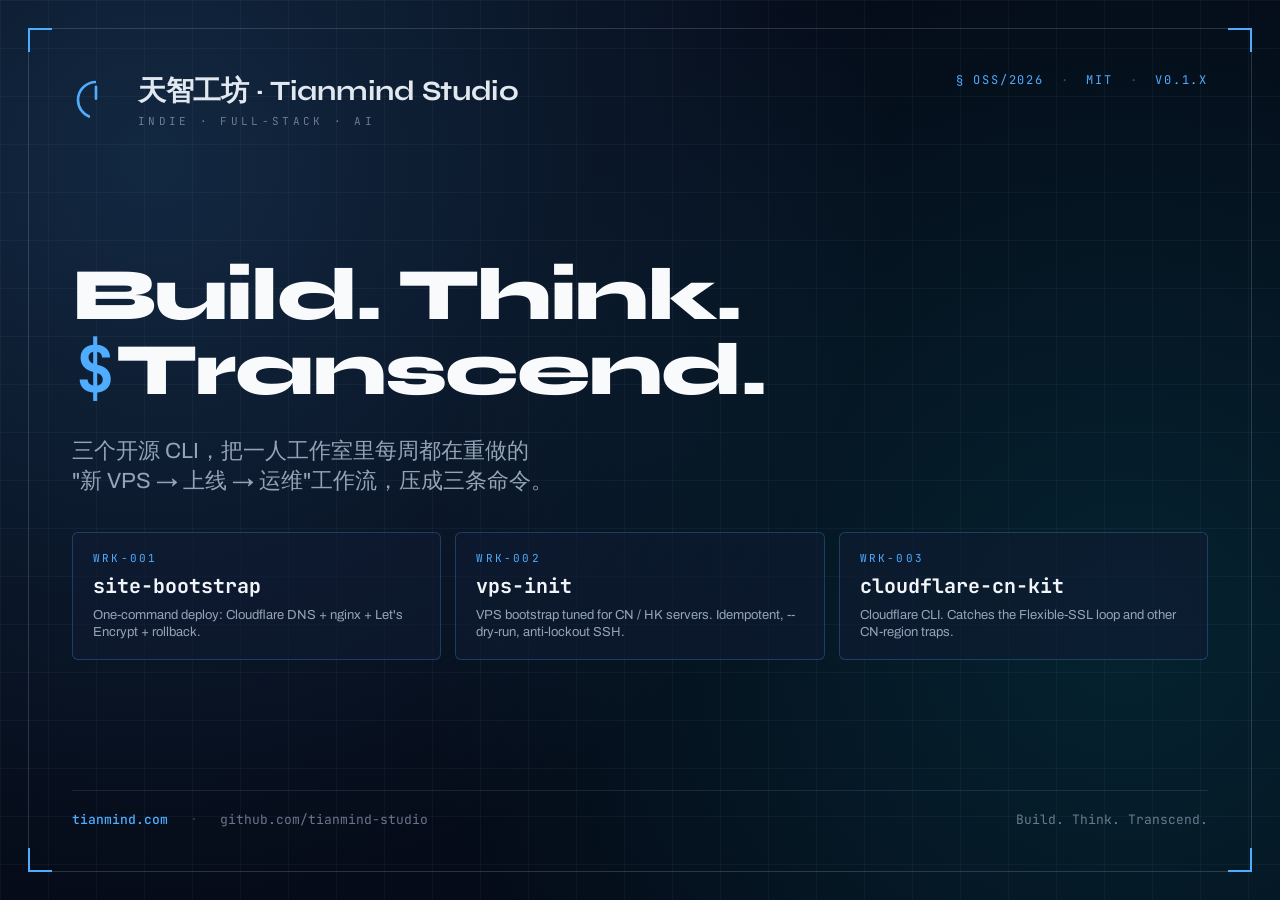
<file: assets/og-src/og.html>
<!doctype html>
<html lang="zh-CN">
<head>
<meta charset="utf-8">
<title>OG image source · Tianmind Studio</title>
<!--
  Rendered via Chrome headless at 1200x630 into assets/og.jpg.
  Keep fonts self-contained via preconnect; Google Fonts is allowed since this
  is build-time, not request-time. See .github/workflows/og-image.yml (TBD) or
  the scripts/generate-og-image.sh script for the exact render command.
-->
<link rel="preconnect" href="https://fonts.googleapis.com">
<link rel="preconnect" href="https://fonts.gstatic.com" crossorigin>
<link href="https://fonts.googleapis.com/css2?family=Syne:wght@500;700;800&family=JetBrains+Mono:wght@400;500;700&family=Archivo:wght@400;500;600&display=swap" rel="stylesheet">
<style>
  html, body {
    margin: 0;
    padding: 0;
    width: 1200px;
    height: 630px;
    background: #050B18;
    color: #E2E8F0;
    font-family: "Archivo", system-ui, sans-serif;
    overflow: hidden;
  }
  .mono { font-family: "JetBrains Mono", ui-monospace, monospace; }
  .display { font-family: "Syne", sans-serif; letter-spacing: -0.02em; }

  /* Blueprint grid background, same aesthetic as the landing. */
  body::before {
    content: "";
    position: absolute; inset: 0;
    background:
      radial-gradient(circle at 12% 18%, rgba(79,172,254,0.18), transparent 55%),
      radial-gradient(circle at 88% 70%, rgba(0,242,254,0.10), transparent 55%),
      linear-gradient(to right, rgba(148,163,184,0.06) 1px, transparent 1px) 0 0 / 48px 48px,
      linear-gradient(to bottom, rgba(148,163,184,0.06) 1px, transparent 1px) 0 0 / 48px 48px;
  }

  /* Outer frame like an engineering drawing. */
  .frame {
    position: absolute;
    inset: 28px;
    border: 1px solid rgba(148,163,184,0.25);
  }
  .corner {
    position: absolute;
    width: 22px; height: 22px;
    border-color: #4FACFE;
    border-style: solid;
  }
  .corner-tl { top: -1px; left: -1px; border-width: 2px 0 0 2px; }
  .corner-tr { top: -1px; right: -1px; border-width: 2px 2px 0 0; }
  .corner-bl { bottom: -1px; left: -1px; border-width: 0 0 2px 2px; }
  .corner-br { bottom: -1px; right: -1px; border-width: 0 2px 2px 0; }

  .content {
    position: absolute;
    inset: 72px 72px 72px 72px;
    display: flex;
    flex-direction: column;
    justify-content: space-between;
  }

  /* Top block: drawing stamp + brand. */
  .top {
    display: flex;
    align-items: flex-start;
    justify-content: space-between;
    gap: 32px;
  }

  .stamp {
    font-family: "JetBrains Mono", monospace;
    font-size: 12px;
    letter-spacing: 0.15em;
    color: #4FACFE;
    text-transform: uppercase;
  }
  .stamp .sep { color: rgba(148,163,184,0.4); margin: 0 8px; }

  .brand {
    display: flex;
    align-items: center;
    gap: 18px;
  }
  .brand-mark {
    width: 48px; height: 48px;
    display: grid;
    place-items: center;
    color: #4FACFE;
  }
  .brand-title {
    font-family: "Syne", sans-serif;
    font-weight: 700;
    font-size: 28px;
    letter-spacing: -0.01em;
    color: #E2E8F0;
  }
  .brand-title-sub {
    font-family: "JetBrains Mono", monospace;
    font-size: 11px;
    letter-spacing: 0.3em;
    color: rgba(148,163,184,0.7);
    margin-top: 4px;
  }

  /* Center block: headline + CLI trio. */
  .center {
    display: flex;
    flex-direction: column;
    gap: 28px;
  }

  h1.headline {
    font-family: "Syne", sans-serif;
    font-weight: 800;
    font-size: 74px;
    line-height: 1.02;
    letter-spacing: -0.025em;
    margin: 0;
    color: #F8FAFC;
  }
  h1.headline .accent {
    color: #4FACFE;
    font-family: "JetBrains Mono", monospace;
    font-weight: 700;
    font-size: 64px;
    vertical-align: 2px;
    padding: 0 4px;
  }

  .lede {
    font-size: 22px;
    line-height: 1.35;
    color: #94A3B8;
    max-width: 920px;
  }

  .clis {
    display: flex;
    gap: 14px;
    margin-top: 8px;
  }
  .cli {
    flex: 1;
    padding: 18px 20px;
    border: 1px solid rgba(79,172,254,0.25);
    background: rgba(15,28,51,0.6);
    border-radius: 6px;
    display: flex;
    flex-direction: column;
    gap: 8px;
  }
  .cli-code {
    font-family: "JetBrains Mono", monospace;
    font-size: 11px;
    letter-spacing: 0.2em;
    color: #4FACFE;
  }
  .cli-name {
    font-family: "JetBrains Mono", monospace;
    font-size: 20px;
    font-weight: 700;
    color: #F1F5F9;
  }
  .cli-desc {
    font-size: 13px;
    color: #94A3B8;
    line-height: 1.3;
  }

  /* Bottom block: strip of meta info. */
  .bottom {
    display: flex;
    align-items: center;
    justify-content: space-between;
    font-family: "JetBrains Mono", monospace;
    font-size: 13px;
    color: rgba(148,163,184,0.7);
    border-top: 1px solid rgba(148,163,184,0.15);
    padding-top: 20px;
  }
  .bottom .left { color: #4FACFE; font-weight: 500; }
  .bottom .pipe { margin: 0 14px; color: rgba(148,163,184,0.3); }
</style>
</head>
<body>
<div class="frame">
  <span class="corner corner-tl"></span>
  <span class="corner corner-tr"></span>
  <span class="corner corner-bl"></span>
  <span class="corner corner-br"></span>
</div>

<div class="content">

  <div class="top">
    <div class="brand">
      <svg class="brand-mark" viewBox="0 0 40 40" aria-hidden="true">
        <circle cx="20" cy="20" r="15" fill="none" stroke="currentColor" stroke-width="2.2" stroke-dasharray="72 95" stroke-dashoffset="-52" transform="rotate(-90 20 20)"/>
        <line x1="20" y1="9" x2="20" y2="19" stroke="currentColor" stroke-width="2.2" stroke-linecap="round"/>
      </svg>
      <div>
        <div class="brand-title">天智工坊 · Tianmind Studio</div>
        <div class="brand-title-sub">INDIE · FULL-STACK · AI</div>
      </div>
    </div>
    <div class="stamp">
      <span>§ OSS/2026</span>
      <span class="sep">·</span>
      <span>MIT</span>
      <span class="sep">·</span>
      <span>v0.1.x</span>
    </div>
  </div>

  <div class="center">
    <h1 class="headline">
      Build. Think. <span class="accent">$</span>Transcend.
    </h1>
    <div class="lede">
      三个开源 CLI，把一人工作室里每周都在重做的<br>
      "新 VPS → 上线 → 运维"工作流，压成三条命令。
    </div>

    <div class="clis">
      <div class="cli">
        <span class="cli-code">WRK-001</span>
        <span class="cli-name">site-bootstrap</span>
        <span class="cli-desc">One-command deploy: Cloudflare DNS + nginx + Let's Encrypt + rollback.</span>
      </div>
      <div class="cli">
        <span class="cli-code">WRK-002</span>
        <span class="cli-name">vps-init</span>
        <span class="cli-desc">VPS bootstrap tuned for CN / HK servers. Idempotent, --dry-run, anti-lockout SSH.</span>
      </div>
      <div class="cli">
        <span class="cli-code">WRK-003</span>
        <span class="cli-name">cloudflare-cn-kit</span>
        <span class="cli-desc">Cloudflare CLI. Catches the Flexible-SSL loop and other CN-region traps.</span>
      </div>
    </div>
  </div>

  <div class="bottom">
    <div>
      <span class="left">tianmind.com</span>
      <span class="pipe">·</span>
      <span>github.com/tianmind-studio</span>
    </div>
    <div>
      Build. Think. Transcend.
    </div>
  </div>

</div>
</body>
</html>
</file>
<file: assets/styles.css>
/* ============================================================
   天智工坊 · Tianmind Studio — Landing page
   Blueprint / engineering-drawing aesthetic
   ============================================================ */

:root {
  /* Core palette */
  --bg: #050B18;
  --bg-elev: #0A1628;
  --bg-card: #0C1B33;
  --ink: #E6F1FF;
  --ink-mute: #8892B0;
  --ink-dim: #495670;

  /* Brand accents */
  --accent: #4FACFE;
  --accent-bright: #00F2FE;
  --accent-warm: #FFD89B;
  --accent-rose: #FF6B9D;

  /* Lines */
  --line: rgba(79, 172, 254, 0.10);
  --line-strong: rgba(79, 172, 254, 0.28);
  --line-hot: rgba(79, 172, 254, 0.55);

  /* Type */
  --font-display: "Syne", "PingFang SC", "Hiragino Sans GB", system-ui, sans-serif;
  --font-body: "Archivo", "PingFang SC", "Hiragino Sans GB", system-ui, sans-serif;
  --font-mono: "JetBrains Mono", ui-monospace, SFMono-Regular, Menlo, monospace;

  /* Motion */
  --ease-out: cubic-bezier(0.16, 1, 0.3, 1);
  --ease-in-out: cubic-bezier(0.65, 0, 0.35, 1);

  /* Spacing rhythm */
  --pad-x: clamp(1.25rem, 5vw, 6rem);
  --pad-y: clamp(4rem, 10vh, 8rem);
}

* { box-sizing: border-box; }

html { scroll-behavior: smooth; }

body {
  margin: 0;
  background: var(--bg);
  color: var(--ink);
  font-family: var(--font-body);
  font-size: 16px;
  line-height: 1.6;
  overflow-x: hidden;
  -webkit-font-smoothing: antialiased;
  -moz-osx-font-smoothing: grayscale;
  position: relative;
  min-height: 100vh;
}

/* Ambient background gradient */
body::before {
  content: "";
  position: fixed;
  inset: 0;
  background:
    radial-gradient(ellipse at 20% 0%, rgba(79, 172, 254, 0.10), transparent 45%),
    radial-gradient(ellipse at 80% 100%, rgba(0, 242, 254, 0.07), transparent 50%),
    linear-gradient(180deg, #050B18 0%, #050B18 70%, #030611 100%);
  z-index: -2;
  pointer-events: none;
}

.grid-bg {
  position: fixed;
  inset: 0;
  background-image:
    linear-gradient(rgba(79, 172, 254, 0.04) 1px, transparent 1px),
    linear-gradient(90deg, rgba(79, 172, 254, 0.04) 1px, transparent 1px);
  background-size: 48px 48px;
  background-position: center center;
  mask-image: radial-gradient(ellipse at 50% 30%, black 40%, transparent 95%);
  -webkit-mask-image: radial-gradient(ellipse at 50% 30%, black 40%, transparent 95%);
  z-index: -1;
  pointer-events: none;
}

.grain {
  position: fixed;
  inset: 0;
  background-image: url("data:image/svg+xml;utf8,<svg xmlns='http://www.w3.org/2000/svg' width='140' height='140'><filter id='n'><feTurbulence baseFrequency='0.9' numOctaves='2' stitchTiles='stitch'/><feColorMatrix values='0 0 0 0 0.31  0 0 0 0 0.67  0 0 0 0 1  0 0 0 0.12 0'/></filter><rect width='140' height='140' filter='url(%23n)'/></svg>");
  opacity: 0.35;
  mix-blend-mode: overlay;
  pointer-events: none;
  z-index: -1;
}

a { color: inherit; text-decoration: none; }

::selection { background: var(--accent); color: var(--bg); }

/* ===== Top bar ===== */

.topbar {
  position: fixed;
  top: 0; left: 0; right: 0;
  z-index: 50;
  display: flex;
  align-items: center;
  justify-content: space-between;
  gap: 2rem;
  padding: 1rem var(--pad-x);
  background: rgba(5, 11, 24, 0.72);
  backdrop-filter: blur(14px) saturate(140%);
  -webkit-backdrop-filter: blur(14px) saturate(140%);
  border-bottom: 1px solid var(--line);
  transition: all 0.4s var(--ease-out);
}

.topbar__left {
  display: flex;
  align-items: center;
  gap: 0.7rem;
}

.mini-logo {
  width: 24px;
  height: 24px;
  color: var(--accent);
  filter: drop-shadow(0 0 4px rgba(79, 172, 254, 0.5));
}

.topbar__brand {
  font-family: var(--font-display);
  font-size: 0.95rem;
  font-weight: 600;
  letter-spacing: 0.06em;
}

.topbar__brand-en {
  font-family: var(--font-mono);
  font-size: 0.72rem;
  font-weight: 500;
  color: var(--ink-mute);
  letter-spacing: 0.2em;
  padding-left: 0.7rem;
  border-left: 1px solid var(--line-strong);
}

.topbar__nav {
  display: flex;
  gap: 2rem;
  font-family: var(--font-mono);
  font-size: 0.78rem;
  letter-spacing: 0.08em;
  text-transform: uppercase;
}

.topbar__nav a {
  position: relative;
  color: var(--ink-mute);
  transition: color 0.2s;
}

.topbar__nav a:hover { color: var(--accent); }

.topbar__nav a::after {
  content: "";
  position: absolute;
  left: 0; right: 0;
  bottom: -6px;
  height: 1px;
  background: var(--accent);
  transform: scaleX(0);
  transform-origin: left;
  transition: transform 0.3s var(--ease-out);
}
.topbar__nav a:hover::after { transform: scaleX(1); }

.lang-toggle {
  font-family: var(--font-mono);
  background: transparent;
  border: 1px solid var(--line-strong);
  color: var(--ink-mute);
  padding: 0.35rem 0.75rem;
  font-size: 0.72rem;
  letter-spacing: 0.12em;
  cursor: pointer;
  transition: all 0.2s;
  display: inline-flex;
  gap: 0.3rem;
  align-items: center;
}

.lang-toggle:hover { border-color: var(--accent); color: var(--ink); }

.lang-toggle__opt { transition: color 0.2s; }
.lang-toggle__opt.is-active { color: var(--accent); }
.lang-toggle__sep { opacity: 0.4; }

/* ===== HERO ===== */

.hero {
  position: relative;
  min-height: 100vh;
  padding: 9rem var(--pad-x) 4rem;
  display: flex;
  flex-direction: column;
  justify-content: center;
  overflow: hidden;
}

.hero__marks .corner {
  position: absolute;
  width: 40px;
  height: 40px;
  border: 1px solid var(--line-strong);
}
.corner--tl { top: calc(var(--pad-y) * 0.4); left: var(--pad-x); border-right: none; border-bottom: none; }
.corner--tr { top: calc(var(--pad-y) * 0.4); right: var(--pad-x); border-left: none; border-bottom: none; }
.corner--bl { bottom: calc(var(--pad-y) * 0.4); left: var(--pad-x); border-right: none; border-top: none; }
.corner--br { bottom: calc(var(--pad-y) * 0.4); right: var(--pad-x); border-left: none; border-top: none; }

.hero__section-mark {
  position: absolute;
  top: 6.5rem;
  left: var(--pad-x);
  display: flex;
  align-items: center;
  gap: 0.7rem;
  font-family: var(--font-mono);
  font-size: 0.72rem;
  color: var(--ink-dim);
  letter-spacing: 0.15em;
}

.section-id {
  font-family: var(--font-mono);
  font-size: 0.72rem;
  color: var(--accent);
  letter-spacing: 0.2em;
  text-transform: uppercase;
}

.section-dot {
  width: 6px;
  height: 6px;
  background: var(--accent);
  border-radius: 50%;
  box-shadow: 0 0 10px var(--accent);
}

.section-meta { color: var(--ink-dim); }

.hero__inner {
  display: grid;
  grid-template-columns: 1.35fr 1fr;
  gap: 4rem;
  align-items: center;
  max-width: 1400px;
  width: 100%;
  margin: 0 auto;
}

.hero__left > * {
  opacity: 0;
  transform: translateY(20px);
  animation: rise 0.9s var(--ease-out) forwards;
}

.hero__left > *:nth-child(1) { animation-delay: 0.1s; }
.hero__left > *:nth-child(2) { animation-delay: 0.25s; }
.hero__left > *:nth-child(3) { animation-delay: 0.4s; }
.hero__left > *:nth-child(4) { animation-delay: 0.55s; }
.hero__left > *:nth-child(5) { animation-delay: 0.7s; }

@keyframes rise {
  to { opacity: 1; transform: translateY(0); }
}

.hero__eyebrow {
  display: inline-flex;
  align-items: center;
  gap: 0.6rem;
  font-family: var(--font-mono);
  font-size: 0.78rem;
  color: var(--ink-mute);
  letter-spacing: 0.08em;
  margin-bottom: 1.75rem;
}

.eyebrow-tag {
  color: var(--accent);
  background: rgba(79, 172, 254, 0.08);
  padding: 0.2rem 0.55rem;
  border: 1px solid var(--line-strong);
}

.eyebrow-sep { color: var(--ink-dim); }

.hero__title {
  font-family: var(--font-display);
  font-weight: 700;
  font-size: clamp(2.5rem, 6vw, 5rem);
  line-height: 1.02;
  letter-spacing: -0.02em;
  margin: 0 0 1.5rem;
}

.hero__title-line {
  display: block;
  background: linear-gradient(135deg, var(--ink) 0%, var(--accent) 60%, var(--accent-bright) 100%);
  -webkit-background-clip: text;
  background-clip: text;
  -webkit-text-fill-color: transparent;
  color: transparent;
  padding-bottom: 0.2em;
}

.hero__title-en {
  display: block;
  font-family: var(--font-mono);
  font-weight: 500;
  font-size: 0.32em;
  letter-spacing: 0.25em;
  color: var(--ink-dim);
  margin-top: 0.4em;
}

.hero__lede {
  font-size: 1.1rem;
  line-height: 1.7;
  color: var(--ink-mute);
  max-width: 44ch;
  margin: 0 0 2.5rem;
}

.hero__actions {
  display: flex;
  flex-wrap: wrap;
  gap: 1rem;
  margin-bottom: 3rem;
}

.btn {
  display: inline-flex;
  align-items: center;
  gap: 0.6rem;
  padding: 1rem 1.8rem;
  font-family: var(--font-mono);
  font-size: 0.82rem;
  font-weight: 500;
  letter-spacing: 0.08em;
  text-transform: uppercase;
  border: 1px solid var(--line-strong);
  cursor: pointer;
  transition: all 0.3s var(--ease-out);
  position: relative;
  overflow: hidden;
}

.btn__arrow { transition: transform 0.3s var(--ease-out); }
.btn:hover .btn__arrow { transform: translateX(4px); }

.btn--primary {
  background: linear-gradient(135deg, var(--accent) 0%, var(--accent-bright) 100%);
  color: var(--bg);
  border-color: transparent;
  box-shadow: 0 0 24px rgba(79, 172, 254, 0.3), inset 0 1px 0 rgba(255, 255, 255, 0.2);
}

.btn--primary:hover {
  box-shadow: 0 0 40px rgba(79, 172, 254, 0.6), inset 0 1px 0 rgba(255, 255, 255, 0.3);
  transform: translateY(-2px);
}

.btn--primary .btn__icon svg circle { stroke-dasharray: 42 58; animation: spin 3s linear infinite; }

@keyframes spin { to { transform: rotate(360deg); transform-origin: center; } }

.btn--ghost {
  color: var(--ink);
  background: transparent;
}

.btn--ghost:hover {
  border-color: var(--accent);
  background: rgba(79, 172, 254, 0.06);
  color: var(--accent);
}

.hero__stats {
  display: grid;
  grid-template-columns: repeat(4, 1fr);
  gap: 1.5rem;
  padding-top: 2rem;
  border-top: 1px dashed var(--line-strong);
}

.stat__num {
  font-family: var(--font-display);
  font-size: clamp(1.5rem, 3vw, 2.25rem);
  font-weight: 700;
  color: var(--ink);
  line-height: 1;
  margin-bottom: 0.4rem;
}

.stat__num--currency { color: var(--accent); }

.stat__label {
  font-family: var(--font-mono);
  font-size: 0.72rem;
  color: var(--ink-mute);
  letter-spacing: 0.1em;
  text-transform: uppercase;
}

/* Hero right — power icon */

.hero__right {
  position: relative;
  display: flex;
  align-items: center;
  justify-content: center;
  min-height: 420px;
}

.power {
  position: relative;
  width: 360px;
  height: 360px;
  display: flex;
  align-items: center;
  justify-content: center;
}

.power__icon {
  width: 220px;
  height: 220px;
  animation: powerPulse 3s var(--ease-in-out) infinite;
}

@keyframes powerPulse {
  0%, 100% { transform: scale(1); filter: drop-shadow(0 0 24px rgba(79, 172, 254, 0.4)); }
  50% { transform: scale(1.04); filter: drop-shadow(0 0 48px rgba(79, 172, 254, 0.8)); }
}

.power__rings {
  position: absolute;
  inset: 0;
}

.power__ring {
  position: absolute;
  inset: 0;
  border: 1px solid var(--line-strong);
  border-radius: 50%;
  animation: ringPulse 4s var(--ease-out) infinite;
}

.power__ring--1 { inset: 10%; animation-delay: 0s; }
.power__ring--2 { inset: -5%; animation-delay: 1.3s; }
.power__ring--3 { inset: -20%; animation-delay: 2.6s; }

@keyframes ringPulse {
  0% { transform: scale(0.85); opacity: 0; border-color: var(--accent); }
  20% { opacity: 0.6; }
  100% { transform: scale(1.15); opacity: 0; }
}

.power__label {
  position: absolute;
  bottom: 8%;
  left: 50%;
  transform: translateX(-50%);
  font-family: var(--font-mono);
  font-size: 0.7rem;
  color: var(--ink-mute);
  letter-spacing: 0.3em;
  text-align: center;
  display: flex;
  flex-direction: column;
  gap: 0.2rem;
}

.power__label-zh {
  color: var(--ink-dim);
  letter-spacing: 0.2em;
  font-size: 0.65rem;
}

.spec {
  position: absolute;
  font-family: var(--font-mono);
  font-size: 0.68rem;
  color: var(--ink-mute);
  display: flex;
  align-items: center;
  gap: 0.5rem;
  white-space: nowrap;
}

.spec__line {
  width: 40px;
  height: 1px;
  background: var(--line-strong);
}

.spec__tag {
  color: var(--accent);
  background: rgba(79, 172, 254, 0.08);
  padding: 0.15rem 0.4rem;
  border: 1px solid var(--line-strong);
  letter-spacing: 0.08em;
}

.spec__meta { color: var(--ink-dim); letter-spacing: 0.05em; }

.spec--a { top: 18%; left: -10%; }
.spec--b { bottom: 22%; right: -8%; }

/* Hero ticker */
.hero__ticker {
  margin-top: 5rem;
  overflow: hidden;
  padding: 1.2rem 0;
  border-top: 1px solid var(--line);
  border-bottom: 1px solid var(--line);
  position: relative;
}

.ticker__track {
  display: flex;
  gap: 3rem;
  animation: tickerScroll 40s linear infinite;
  white-space: nowrap;
  font-family: var(--font-mono);
  font-size: 0.82rem;
  letter-spacing: 0.2em;
  color: var(--ink-dim);
  will-change: transform;
}

.ticker__track span:nth-child(odd) { color: var(--accent); }
.ticker__track span:nth-child(even) { color: var(--ink-dim); opacity: 0.5; }

@keyframes tickerScroll {
  from { transform: translateX(0); }
  to { transform: translateX(-50%); }
}

/* ===== Section header (shared) ===== */

.section-header {
  max-width: 1400px;
  margin: 0 auto var(--pad-y);
  padding: 0 var(--pad-x);
  display: flex;
  flex-direction: column;
  gap: 1rem;
}

.section-header .section-id {
  align-self: flex-start;
  padding: 0.3rem 0.7rem;
  background: rgba(79, 172, 254, 0.08);
  border: 1px solid var(--line-strong);
}

.section-title {
  font-family: var(--font-display);
  font-weight: 700;
  font-size: clamp(1.8rem, 4vw, 3rem);
  letter-spacing: -0.01em;
  line-height: 1.1;
  margin: 0;
  max-width: 28ch;
}

.section-sub {
  font-family: var(--font-body);
  font-size: 1.05rem;
  color: var(--ink-mute);
  margin: 0;
  max-width: 52ch;
}

section { padding-block: var(--pad-y); }

/* ===== MANIFESTO ===== */

.manifesto__grid {
  max-width: 1400px;
  margin: 0 auto;
  padding: 0 var(--pad-x);
  display: grid;
  grid-template-columns: repeat(3, 1fr);
  gap: 2rem;
}

.principle {
  position: relative;
  padding: 2.5rem 2rem;
  background: linear-gradient(180deg, rgba(79, 172, 254, 0.04) 0%, transparent 100%);
  border: 1px solid var(--line);
  border-top: 2px solid var(--accent);
  transition: all 0.4s var(--ease-out);
}

.principle:hover {
  border-color: var(--line-strong);
  transform: translateY(-4px);
}

.principle__num {
  font-family: var(--font-mono);
  font-size: 0.75rem;
  color: var(--accent);
  letter-spacing: 0.15em;
  margin-bottom: 1.5rem;
}

.principle__title {
  font-family: var(--font-display);
  font-size: 1.35rem;
  font-weight: 600;
  margin: 0 0 1rem;
  line-height: 1.3;
}

.principle__body {
  margin: 0;
  color: var(--ink-mute);
  line-height: 1.7;
}

/* ===== SERVICES ===== */

.services__grid {
  max-width: 1400px;
  margin: 0 auto;
  padding: 0 var(--pad-x);
  display: grid;
  grid-template-columns: repeat(3, 1fr);
  gap: 1.25rem;
}

.card {
  position: relative;
  padding: 2rem 1.75rem;
  background: var(--bg-card);
  background-image: linear-gradient(180deg, rgba(79, 172, 254, 0.03), transparent);
  border: 1px solid var(--line);
  color: var(--ink);
  transition: border-color 0.3s, transform 0.3s, background 0.3s;
}

.card:hover {
  border-color: var(--line-strong);
  transform: translateY(-4px);
  background-image: linear-gradient(180deg, rgba(79, 172, 254, 0.06), transparent);
}

.card__edge {
  position: absolute;
  width: 14px;
  height: 14px;
  border-color: var(--accent);
  opacity: 0;
  transition: opacity 0.3s var(--ease-out);
}

.card:hover .card__edge { opacity: 1; }

.card__edge--tl { top: -1px; left: -1px; border-top: 2px solid; border-left: 2px solid; }
.card__edge--tr { top: -1px; right: -1px; border-top: 2px solid; border-right: 2px solid; }
.card__edge--bl { bottom: -1px; left: -1px; border-bottom: 2px solid; border-left: 2px solid; }
.card__edge--br { bottom: -1px; right: -1px; border-bottom: 2px solid; border-right: 2px solid; }

.card__header {
  display: flex;
  justify-content: space-between;
  align-items: center;
  margin-bottom: 1.5rem;
  font-family: var(--font-mono);
  font-size: 0.72rem;
  letter-spacing: 0.1em;
}

.card__dwg {
  color: var(--ink-dim);
}

.card__price {
  color: var(--accent);
  background: rgba(79, 172, 254, 0.08);
  padding: 0.25rem 0.6rem;
  border: 1px solid var(--line-strong);
}

.card__icon {
  width: 48px;
  height: 48px;
  color: var(--accent);
  margin-bottom: 1.25rem;
  opacity: 0.9;
  transition: transform 0.4s var(--ease-out), opacity 0.3s;
}

.card:hover .card__icon {
  opacity: 1;
  transform: translateY(-2px);
}

.card__icon svg { width: 100%; height: 100%; }

.card__title {
  font-family: var(--font-display);
  font-size: 1.25rem;
  font-weight: 600;
  margin: 0 0 0.7rem;
  letter-spacing: -0.01em;
}

.card__desc {
  color: var(--ink-mute);
  line-height: 1.65;
  margin: 0 0 1.5rem;
  font-size: 0.95rem;
}

.card__tags {
  list-style: none;
  display: flex;
  flex-wrap: wrap;
  gap: 0.4rem;
  padding: 0;
  margin: 0;
}

.card__tags li {
  font-family: var(--font-mono);
  font-size: 0.68rem;
  padding: 0.22rem 0.55rem;
  background: rgba(79, 172, 254, 0.05);
  color: var(--ink-mute);
  border: 1px solid var(--line);
  letter-spacing: 0.05em;
}

.card__badge {
  position: absolute;
  top: 0;
  right: 1.5rem;
  transform: translateY(-50%);
  font-family: var(--font-mono);
  font-size: 0.68rem;
  letter-spacing: 0.1em;
  padding: 0.28rem 0.6rem;
  background: var(--bg);
  color: var(--accent);
  border: 1px solid var(--line-strong);
}

.card__badge--hot {
  color: var(--accent-warm);
  border-color: rgba(255, 216, 155, 0.35);
  background: linear-gradient(135deg, var(--bg), rgba(255, 216, 155, 0.08));
}

.card--feature {
  background: linear-gradient(135deg, rgba(79, 172, 254, 0.06), rgba(0, 242, 254, 0.03));
  border-color: var(--line-strong);
}

/* ===== TECH STACK ===== */

.stack__columns {
  max-width: 1400px;
  margin: 0 auto;
  padding: 0 var(--pad-x);
  display: grid;
  grid-template-columns: repeat(4, 1fr);
  gap: 2.5rem;
  border-top: 1px solid var(--line-strong);
  padding-top: 3rem;
}

.stack__label {
  font-family: var(--font-mono);
  font-size: 0.75rem;
  color: var(--accent);
  letter-spacing: 0.15em;
  margin-bottom: 1.5rem;
}

.stack__list {
  list-style: none;
  padding: 0;
  margin: 0;
  display: flex;
  flex-direction: column;
  gap: 0.9rem;
}

.stack__list li {
  font-family: var(--font-body);
  font-size: 1rem;
  color: var(--ink);
  padding-left: 1.4rem;
  position: relative;
  transition: color 0.2s;
}

.stack__list li::before {
  content: "";
  position: absolute;
  left: 0; top: 0.7em;
  width: 8px;
  height: 1px;
  background: var(--accent);
  transition: width 0.3s var(--ease-out);
}

.stack__list li:hover { color: var(--accent); }
.stack__list li:hover::before { width: 14px; }

/* ===== FEATURED WORK ===== */

.work__list {
  max-width: 1400px;
  margin: 0 auto;
  padding: 0 var(--pad-x);
  display: grid;
  grid-template-columns: repeat(2, 1fr);
  gap: 1.25rem;
}

.work-item {
  position: relative;
  padding: 2rem;
  background: var(--bg-card);
  border: 1px solid var(--line);
  transition: all 0.4s var(--ease-out);
  display: flex;
  flex-direction: column;
  gap: 1rem;
  overflow: hidden;
}

.work-item::before {
  content: "";
  position: absolute;
  inset: 0;
  background: linear-gradient(135deg, transparent 40%, rgba(79, 172, 254, 0.08) 100%);
  opacity: 0;
  transition: opacity 0.4s;
  pointer-events: none;
}

.work-item:hover {
  border-color: var(--line-hot);
  transform: translateY(-4px);
  box-shadow: 0 12px 40px rgba(0, 0, 0, 0.4);
}

.work-item:hover::before { opacity: 1; }

.work-item__meta {
  display: flex;
  justify-content: space-between;
  font-family: var(--font-mono);
  font-size: 0.72rem;
  letter-spacing: 0.12em;
}

.work-item__code { color: var(--accent); }
.work-item__tag {
  color: var(--ink-dim);
  padding: 0.2rem 0.55rem;
  border: 1px solid var(--line);
}

.work-item__name {
  font-family: var(--font-mono);
  font-size: 1.5rem;
  font-weight: 500;
  margin: 0;
  letter-spacing: -0.01em;
}

.work-item__desc {
  color: var(--ink-mute);
  margin: 0;
  line-height: 1.65;
}

.work-item__stats {
  font-family: var(--font-mono);
  font-size: 0.78rem;
  color: var(--ink-dim);
  display: flex;
  gap: 0.5rem;
  margin-top: auto;
  letter-spacing: 0.05em;
}

.work-item__go {
  position: absolute;
  bottom: 2rem;
  right: 2rem;
  font-family: var(--font-mono);
  font-size: 0.82rem;
  color: var(--accent);
  letter-spacing: 0.15em;
  opacity: 0;
  transform: translateX(-8px);
  transition: all 0.3s var(--ease-out);
}

.work-item:hover .work-item__go {
  opacity: 1;
  transform: translateX(0);
}

/* ===== PRICING ===== */

.pricing__table {
  max-width: 1100px;
  margin: 0 auto 5rem;
  padding: 0 var(--pad-x);
}

.pricing__row {
  display: grid;
  grid-template-columns: 2.5fr 1fr 1.2fr;
  gap: 2rem;
  padding: 1.5rem 0;
  border-bottom: 1px solid var(--line);
  align-items: center;
  transition: background 0.3s;
}

.pricing__row:not(.pricing__row--head):hover {
  background: linear-gradient(90deg, rgba(79, 172, 254, 0.04), transparent);
}

.pricing__row--head {
  font-family: var(--font-mono);
  font-size: 0.75rem;
  color: var(--accent);
  letter-spacing: 0.15em;
  text-transform: uppercase;
  border-bottom: 1px solid var(--line-strong);
  padding-bottom: 1rem;
}

.pricing__scope {
  display: flex;
  align-items: center;
  gap: 1rem;
  font-family: var(--font-display);
  font-size: 1.15rem;
  font-weight: 500;
}

.pricing__hash {
  font-family: var(--font-mono);
  font-size: 0.78rem;
  color: var(--ink-dim);
  padding: 0.3rem 0.55rem;
  border: 1px solid var(--line-strong);
  letter-spacing: 0.1em;
}

.pricing__price {
  font-family: var(--font-mono);
  font-size: 1.15rem;
  color: var(--accent);
  font-weight: 500;
}

.pricing__time {
  font-family: var(--font-mono);
  font-size: 0.92rem;
  color: var(--ink-mute);
  letter-spacing: 0.05em;
}

/* Process */

.process {
  max-width: 1100px;
  margin: 0 auto;
  padding: 3rem var(--pad-x) 0;
  border-top: 1px solid var(--line);
}

.process__title {
  font-family: var(--font-display);
  font-size: 1.5rem;
  font-weight: 600;
  margin: 0 0 2rem;
  text-align: center;
  letter-spacing: -0.01em;
}

.process__steps {
  list-style: none;
  padding: 0;
  margin: 0;
  display: grid;
  grid-template-columns: repeat(6, 1fr);
  gap: 0;
  position: relative;
}

.process__steps::before {
  content: "";
  position: absolute;
  top: 18px;
  left: 5%;
  right: 5%;
  height: 1px;
  background: linear-gradient(90deg, var(--accent), transparent 50%, var(--accent));
  opacity: 0.4;
}

.process__steps li {
  text-align: center;
  position: relative;
  display: flex;
  flex-direction: column;
  align-items: center;
  gap: 1rem;
}

.process__num {
  width: 36px;
  height: 36px;
  display: flex;
  align-items: center;
  justify-content: center;
  font-family: var(--font-mono);
  font-size: 0.85rem;
  color: var(--accent);
  background: var(--bg);
  border: 1px solid var(--line-strong);
  border-radius: 50%;
  position: relative;
  z-index: 1;
}

.process__text {
  font-family: var(--font-body);
  font-size: 0.92rem;
  color: var(--ink-mute);
  max-width: 12em;
  line-height: 1.4;
}

/* ===== FAQ ===== */

.faq__list {
  max-width: 900px;
  margin: 0 auto;
  padding: 0 var(--pad-x);
}

.faq-item {
  border-bottom: 1px solid var(--line);
  padding: 1.5rem 0;
  transition: padding 0.3s;
}

.faq-item:first-child { border-top: 1px solid var(--line); }

.faq-item summary {
  list-style: none;
  cursor: pointer;
  display: flex;
  justify-content: space-between;
  align-items: center;
  gap: 2rem;
  transition: color 0.2s;
}

.faq-item summary::-webkit-details-marker { display: none; }

.faq-item__q {
  font-family: var(--font-display);
  font-size: 1.15rem;
  font-weight: 500;
  letter-spacing: -0.005em;
  transition: color 0.2s;
}

.faq-item__plus {
  font-family: var(--font-mono);
  font-size: 1.5rem;
  color: var(--accent);
  font-weight: 300;
  transition: transform 0.3s var(--ease-out);
  line-height: 1;
}

.faq-item[open] .faq-item__plus { transform: rotate(45deg); }
.faq-item[open] .faq-item__q { color: var(--accent); }

.faq-item summary:hover .faq-item__q { color: var(--accent); }

.faq-item__a {
  color: var(--ink-mute);
  line-height: 1.7;
  margin: 1rem 0 0;
  max-width: 64ch;
  animation: faqOpen 0.4s var(--ease-out);
}

@keyframes faqOpen {
  from { opacity: 0; transform: translateY(-8px); }
  to { opacity: 1; transform: translateY(0); }
}

/* ===== CONTACT ===== */

.contact__grid {
  max-width: 1200px;
  margin: 0 auto 3rem;
  padding: 0 var(--pad-x);
  display: grid;
  grid-template-columns: repeat(4, 1fr);
  gap: 1.25rem;
}

.contact-card {
  position: relative;
  padding: 2rem 1.75rem;
  background: var(--bg-card);
  border: 1px solid var(--line);
  display: flex;
  flex-direction: column;
  gap: 0.5rem;
  transition: all 0.3s var(--ease-out);
  overflow: hidden;
}

.contact-card::before {
  content: "";
  position: absolute;
  inset: auto 0 0 0;
  height: 2px;
  background: linear-gradient(90deg, var(--accent), var(--accent-bright));
  transform: scaleX(0);
  transform-origin: left;
  transition: transform 0.4s var(--ease-out);
}

.contact-card:hover {
  border-color: var(--line-strong);
  transform: translateY(-4px);
  background: linear-gradient(180deg, rgba(79, 172, 254, 0.04), var(--bg-card));
}

.contact-card:hover::before { transform: scaleX(1); }

.contact-card__icon {
  width: 36px;
  height: 36px;
  color: var(--accent);
  margin-bottom: 0.8rem;
}

.contact-card__icon svg { width: 100%; height: 100%; }

.contact-card__title {
  font-family: var(--font-mono);
  font-size: 0.98rem;
  font-weight: 500;
  color: var(--ink);
  letter-spacing: -0.005em;
}

.contact-card__sub {
  font-family: var(--font-body);
  font-size: 0.85rem;
  color: var(--ink-mute);
  line-height: 1.5;
}

.contact-card__go {
  margin-top: auto;
  padding-top: 1.25rem;
  font-family: var(--font-mono);
  font-size: 0.75rem;
  color: var(--accent);
  letter-spacing: 0.15em;
}

.contact-card--primary {
  background: linear-gradient(135deg, rgba(255, 216, 155, 0.06) 0%, rgba(79, 172, 254, 0.08) 100%);
  border-color: rgba(255, 216, 155, 0.3);
}

.contact-card--primary .contact-card__icon { color: var(--accent-warm); }
.contact-card--primary .contact-card__go { color: var(--accent-warm); }

.contact__footer {
  text-align: center;
  padding: 0 var(--pad-x);
}

.contact__badge {
  display: inline-flex;
  align-items: center;
  gap: 0.7rem;
  padding: 0.7rem 1.5rem;
  background: rgba(46, 160, 67, 0.08);
  border: 1px solid rgba(46, 160, 67, 0.3);
  color: #7EE8A5;
  font-family: var(--font-mono);
  font-size: 0.85rem;
  letter-spacing: 0.05em;
}

.contact__badge-icon {
  width: 20px;
  height: 20px;
  display: inline-flex;
  align-items: center;
  justify-content: center;
  background: #2EA043;
  color: #0A1628;
  border-radius: 50%;
  font-size: 0.75rem;
  font-weight: 800;
}

/* ===== FOOTER ===== */

.footer {
  padding: 3rem var(--pad-x);
  border-top: 1px solid var(--line);
  background: rgba(5, 11, 24, 0.8);
}

.footer__inner {
  max-width: 1400px;
  margin: 0 auto;
  display: flex;
  justify-content: space-between;
  align-items: center;
  gap: 2rem;
  flex-wrap: wrap;
  font-family: var(--font-mono);
  font-size: 0.8rem;
  color: var(--ink-dim);
}

.footer__brand {
  display: flex;
  align-items: center;
  gap: 0.7rem;
  color: var(--ink-mute);
}

.footer__logo {
  width: 20px;
  height: 20px;
  color: var(--accent);
}

.footer__meta {
  display: flex;
  gap: 0.7rem;
  align-items: center;
}

.footer__links a {
  color: var(--accent);
  transition: color 0.2s;
}

.footer__links a:hover { color: var(--accent-bright); }

/* ===== RESPONSIVE ===== */

@media (max-width: 1024px) {
  .hero__inner { grid-template-columns: 1fr; gap: 3rem; }
  .hero__right { order: -1; min-height: 280px; }
  .power { width: 280px; height: 280px; }
  .power__icon { width: 180px; height: 180px; }
  .spec--a { top: 5%; left: 5%; }
  .spec--b { bottom: 5%; right: 5%; }

  .services__grid,
  .manifesto__grid,
  .stack__columns,
  .work__list,
  .contact__grid { grid-template-columns: repeat(2, 1fr); }

  .process__steps { grid-template-columns: repeat(3, 1fr); gap: 2rem 1rem; }
  .process__steps::before { display: none; }

  .topbar__nav { display: none; }
}

@media (max-width: 640px) {
  :root { --pad-x: 1.25rem; --pad-y: 3.5rem; }

  .hero { padding: 8rem 1.25rem 3rem; }
  .hero__section-mark { top: 5.5rem; }
  .hero__stats { grid-template-columns: repeat(2, 1fr); gap: 1.2rem; }

  .services__grid,
  .manifesto__grid,
  .stack__columns,
  .work__list,
  .contact__grid { grid-template-columns: 1fr; }

  .process__steps { grid-template-columns: repeat(2, 1fr); }

  .pricing__row { grid-template-columns: 1fr; gap: 0.5rem; }
  .pricing__row--head { display: none; }
  .pricing__scope { font-size: 1rem; }

  .footer__inner { flex-direction: column; align-items: flex-start; gap: 1rem; }

  .corner { display: none; }

  .btn { padding: 0.85rem 1.3rem; font-size: 0.78rem; }
}

@media (prefers-reduced-motion: reduce) {
  *, *::before, *::after {
    animation-duration: 0.01ms !important;
    animation-iteration-count: 1 !important;
    transition-duration: 0.01ms !important;
    scroll-behavior: auto !important;
  }
}
</file>
